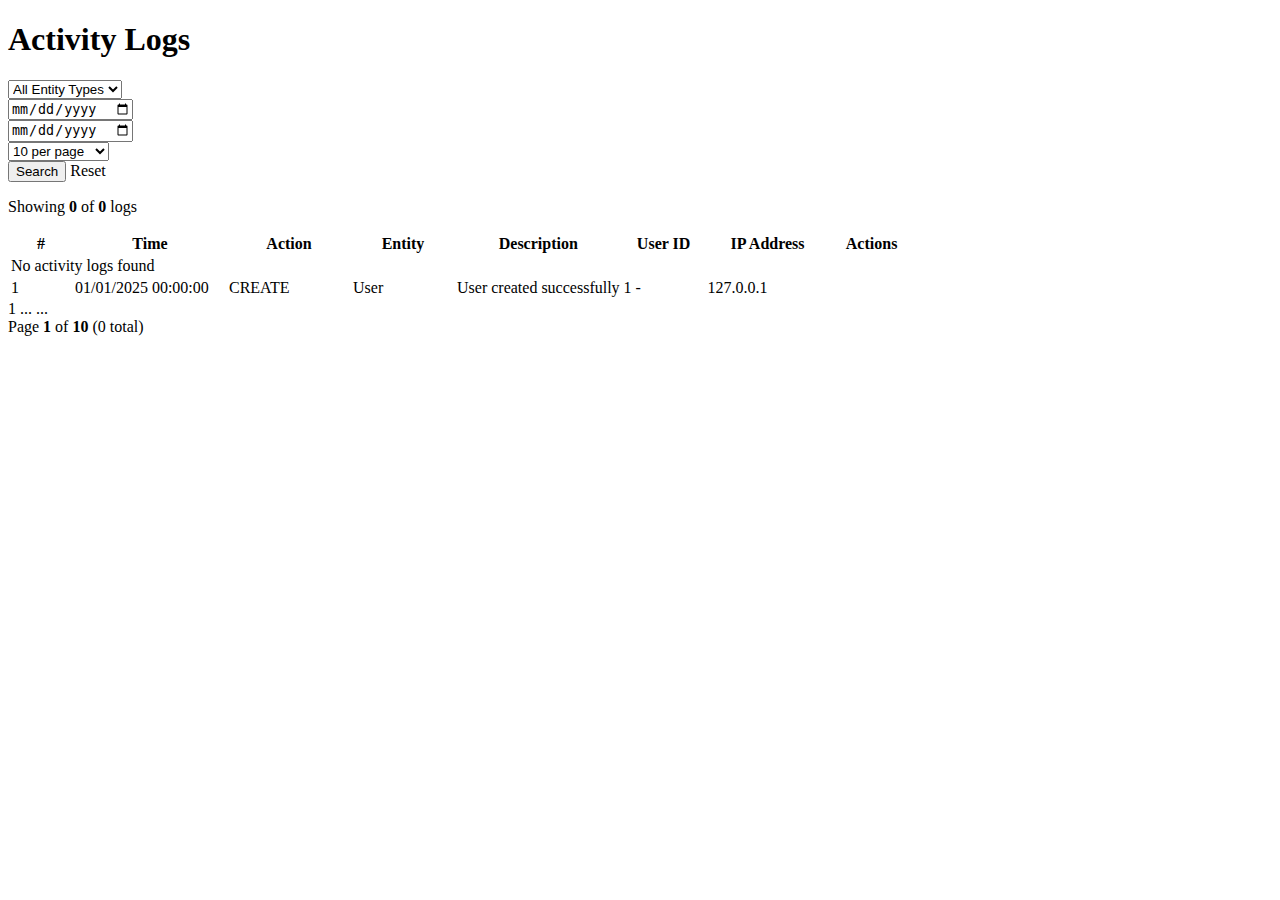
<file: src/main/resources/templates/admin/activity-logs/index.html>
<!DOCTYPE html>
<html xmlns:th="http://www.thymeleaf.org"
      xmlns:layout="http://www.ultraq.net.nz/thymeleaf/layout"
      layout:decorate="~{layouts/admin-layout}">
<head>
    <title layout:title-pattern="Activity Logs - %s">Activity Logs</title>
    <link rel="stylesheet" th:href="@{/css/activity-log.css}">
</head>
<body>

<section layout:fragment="content">
    <div class="content-header">
        <h1><i class="fas fa-history"></i> Activity Logs</h1>
    </div>

    <!-- Filter Section -->
    <div class="filter-section">
        <form th:action="@{/admin/activity-logs}" method="get" class="filter-form">
            <div class="filter-row">
                <div class="filter-item">
                    <select name="entityType" class="form-control">
                        <option value="">All Entity Types</option>
                        <option th:each="e : ${entityTypes}" 
                                th:value="${e}" 
                                th:text="${e}"
                                th:selected="${e == entityType}"></option>
                    </select>
                </div>
                
                <div class="filter-item">
                    <input type="date" name="fromDate" th:value="${fromDate}" class="form-control" placeholder="From Date">
                </div>
                
                <div class="filter-item">
                    <input type="date" name="toDate" th:value="${toDate}" class="form-control" placeholder="To Date">
                </div>
                
                <div class="filter-item">
                    <select name="size" class="form-control">
                        <option th:value="10" th:selected="${pageSize == 10}">10 per page</option>
                        <option th:value="25" th:selected="${pageSize == 25}">25 per page</option>
                        <option th:value="50" th:selected="${pageSize == 50}">50 per page</option>
                        <option th:value="100" th:selected="${pageSize == 100}">100 per page</option>
                    </select>
                </div>
                
                <div class="filter-actions">
                    <button type="submit" class="btn btn-primary">
                        <i class="fas fa-search"></i> Search
                    </button>
                    <a th:href="@{/admin/activity-logs}" class="btn btn-outline">
                        <i class="fas fa-redo"></i> Reset
                    </a>
                </div>
            </div>
        </form>
    </div>

    <!-- Results Info -->
    <div class="results-info">
        <p>Showing <strong th:text="${logs.size()}">0</strong> of <strong th:text="${totalItems}">0</strong> logs</p>
    </div>

    <!-- Activity Logs Table -->
    <div class="table-container">
        <table class="data-table">
            <thead>
                <tr>
                    <th style="width: 60px;">#</th>
                    <th style="width: 150px;">Time</th>
                    <th style="width: 120px;">Action</th>
                    <th style="width: 100px;">Entity</th>
                    <th>Description</th>
                    <th style="width: 80px;">User ID</th>
                    <th style="width: 120px;">IP Address</th>
                    <th style="width: 80px;">Actions</th>
                </tr>
            </thead>
            <tbody>
                <tr th:if="${#lists.isEmpty(logs)}">
                    <td colspan="8" class="empty-message">
                        <i class="fas fa-inbox"></i> No activity logs found
                    </td>
                </tr>
                <tr th:each="log : ${logs}">
                    <td th:text="${log.id}">1</td>
                    <td>
                        <span class="log-time" th:text="${log.createdAt != null ? #temporals.format(log.createdAt, 'dd/MM/yyyy HH:mm:ss') : 'N/A'}">
                            01/01/2025 00:00:00
                        </span>
                    </td>
                    <td>
                        <span class="action-badge" 
                              th:classappend="${log.action.contains('CREATE') ? 'badge-success' : 
                                               (log.action.contains('UPDATE') ? 'badge-warning' : 
                                               (log.action.contains('DELETE') ? 'badge-danger' : 
                                               (log.action.contains('LOGIN') ? 'badge-info' : 'badge-secondary')))}"
                              th:text="${log.action}">CREATE</span>
                    </td>
                    <td>
                        <span class="entity-type" th:text="${log.entityType ?: '-'}">User</span>
                    </td>
                    <td class="description-cell">
                        <span class="description-text" th:text="${log.description ?: '-'}">User created successfully</span>
                    </td>
                    <td>
                        <span th:if="${log.userId}" th:text="${log.userId}">1</span>
                        <span th:unless="${log.userId}" class="text-muted">-</span>
                    </td>
                    <td>
                        <span class="ip-address" th:text="${log.ipAddress ?: '-'}">127.0.0.1</span>
                    </td>
                    <td class="action-buttons">
                        <a th:href="@{/admin/activity-logs/{id}(id=${log.id})}" 
                           class="btn-icon btn-view" title="View Details">
                            <i class="fas fa-eye"></i>
                        </a>
                    </td>
                </tr>
            </tbody>
        </table>
    </div>

    <!-- Pagination -->
    <div class="pagination-container" th:if="${totalPages > 1}">
        <div class="pagination">
            <!-- First Page -->
            <a th:href="@{/admin/activity-logs(page=0, size=${pageSize}, entityType=${entityType}, fromDate=${fromDate}, toDate=${toDate})}"
               class="page-link"
               th:classappend="${currentPage == 0 ? 'disabled' : ''}"
               th:aria-disabled="${currentPage == 0}">
                <i class="fas fa-angle-double-left"></i>
            </a>
            
            <!-- Previous Page -->
            <a th:href="@{/admin/activity-logs(page=${currentPage - 1}, size=${pageSize}, entityType=${entityType}, fromDate=${fromDate}, toDate=${toDate})}"
               class="page-link"
               th:classappend="${currentPage == 0 ? 'disabled' : ''}"
               th:aria-disabled="${currentPage == 0}">
                <i class="fas fa-angle-left"></i>
            </a>
            
            <!-- Page Numbers -->
            <th:block th:each="pageNum : ${#numbers.sequence(0, totalPages - 1)}">
                <a th:if="${pageNum < 2 || pageNum >= totalPages - 2 || (pageNum >= currentPage - 1 && pageNum <= currentPage + 1)}"
                   th:href="@{/admin/activity-logs(page=${pageNum}, size=${pageSize}, entityType=${entityType}, fromDate=${fromDate}, toDate=${toDate})}"
                   class="page-link"
                   th:classappend="${pageNum == currentPage ? 'active' : ''}"
                   th:text="${pageNum + 1}">1</a>
                
                <!-- Show ellipsis -->
                <span th:if="${pageNum == 2 && currentPage > 3}" class="page-ellipsis">...</span>
                <span th:if="${pageNum == totalPages - 3 && currentPage < totalPages - 4}" class="page-ellipsis">...</span>
            </th:block>
            
            <!-- Next Page -->
            <a th:href="@{/admin/activity-logs(page=${currentPage + 1}, size=${pageSize}, entityType=${entityType}, fromDate=${fromDate}, toDate=${toDate})}"
               class="page-link"
               th:classappend="${currentPage >= totalPages - 1 ? 'disabled' : ''}"
               th:aria-disabled="${currentPage >= totalPages - 1}">
                <i class="fas fa-angle-right"></i>
            </a>
            
            <!-- Last Page -->
            <a th:href="@{/admin/activity-logs(page=${totalPages - 1}, size=${pageSize}, entityType=${entityType}, fromDate=${fromDate}, toDate=${toDate})}"
               class="page-link"
               th:classappend="${currentPage >= totalPages - 1 ? 'disabled' : ''}"
               th:aria-disabled="${currentPage >= totalPages - 1}">
                <i class="fas fa-angle-double-right"></i>
            </a>
        </div>
        
        <div class="pagination-info">
            Page <strong th:text="${currentPage + 1}">1</strong> of <strong th:text="${totalPages}">10</strong>
            (<span th:text="${totalItems}">0</span> total)
        </div>
    </div>
</section>

</body>
</html>
</file>
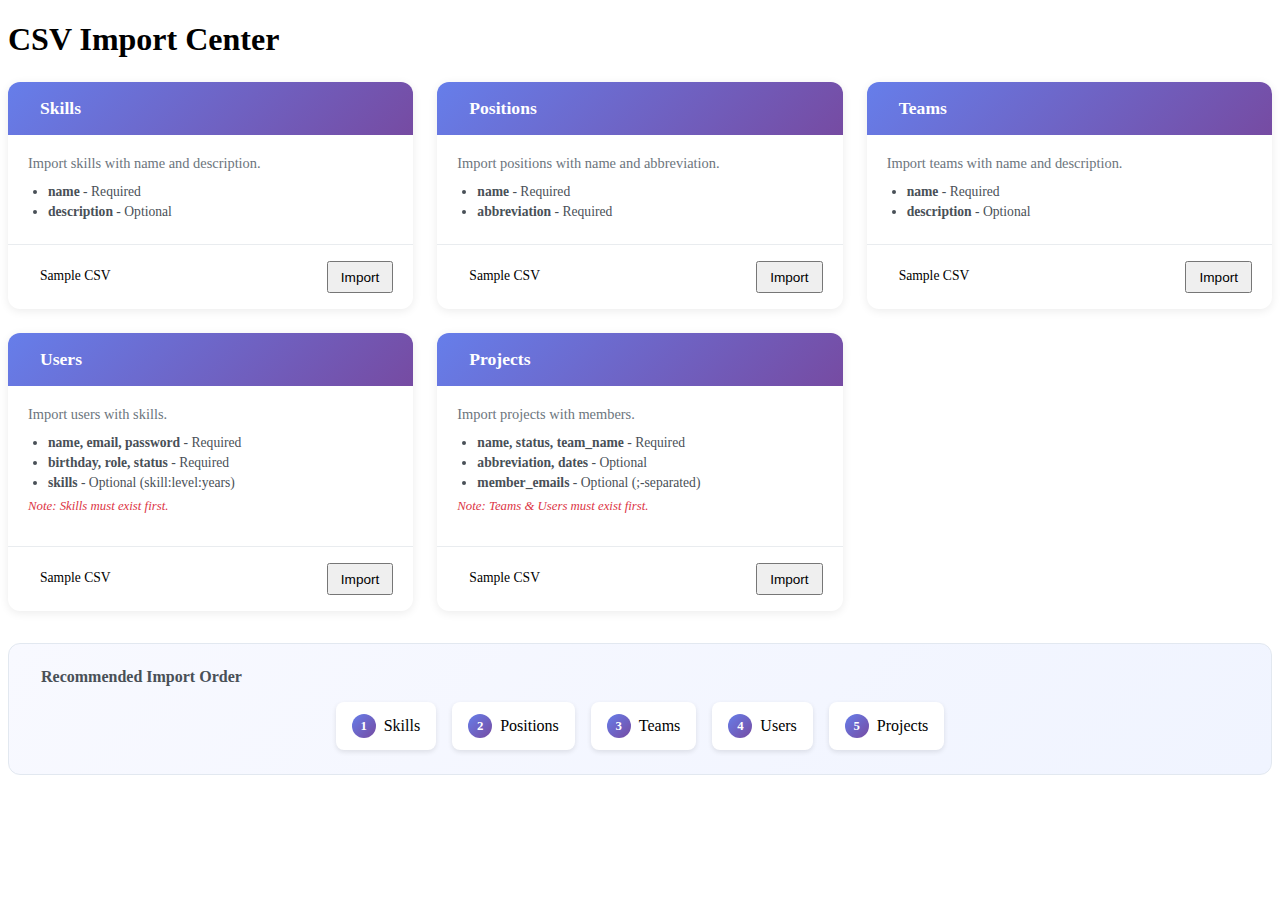
<file: src/main/resources/templates/admin/import/index.html>
<!DOCTYPE html>
<html xmlns:th="http://www.thymeleaf.org"
      xmlns:layout="http://www.ultraq.net.nz/thymeleaf/layout"
      layout:decorate="~{layouts/admin-layout}">
<head>
    <title layout:title-pattern="Import CSV - %s">Import CSV</title>
</head>
<body>

<section layout:fragment="content">
    <div class="content-header">
        <h1><i class="fas fa-file-csv"></i> CSV Import Center</h1>
    </div>

    <!-- Flash Messages -->
    <div th:if="${successMessage}" class="alert alert-success" role="alert">
        <i class="fas fa-check-circle"></i>
        <span th:utext="${successMessage}"></span>
    </div>
    <div th:if="${errorMessage}" class="alert alert-danger" role="alert">
        <i class="fas fa-exclamation-circle"></i>
        <span th:utext="${errorMessage}"></span>
    </div>
    <div th:if="${warningMessage}" class="alert alert-warning" role="alert">
        <i class="fas fa-exclamation-triangle"></i>
        <span th:text="${warningMessage}"></span>
    </div>

    <div class="import-grid">
        <!-- Skill Import -->
        <div class="import-card">
            <div class="import-card-header">
                <i class="fas fa-code"></i>
                <h3>Skills</h3>
            </div>
            <div class="import-card-body">
                <p>Import skills with name and description.</p>
                <ul class="import-fields">
                    <li><strong>name</strong> - Required</li>
                    <li><strong>description</strong> - Optional</li>
                </ul>
            </div>
            <div class="import-card-footer">
                <a th:href="@{/admin/import/skills/sample}" class="btn btn-outline btn-sm">
                    <i class="fas fa-download"></i> Sample CSV
                </a>
                <button type="button" class="btn btn-primary btn-sm" onclick="openImportModal('skills', 'Skills')">
                    <i class="fas fa-upload"></i> Import
                </button>
            </div>
        </div>

        <!-- Position Import -->
        <div class="import-card">
            <div class="import-card-header">
                <i class="fas fa-briefcase"></i>
                <h3>Positions</h3>
            </div>
            <div class="import-card-body">
                <p>Import positions with name and abbreviation.</p>
                <ul class="import-fields">
                    <li><strong>name</strong> - Required</li>
                    <li><strong>abbreviation</strong> - Required</li>
                </ul>
            </div>
            <div class="import-card-footer">
                <a th:href="@{/admin/import/positions/sample}" class="btn btn-outline btn-sm">
                    <i class="fas fa-download"></i> Sample CSV
                </a>
                <button type="button" class="btn btn-primary btn-sm" onclick="openImportModal('positions', 'Positions')">
                    <i class="fas fa-upload"></i> Import
                </button>
            </div>
        </div>

        <!-- Team Import -->
        <div class="import-card">
            <div class="import-card-header">
                <i class="fas fa-users"></i>
                <h3>Teams</h3>
            </div>
            <div class="import-card-body">
                <p>Import teams with name and description.</p>
                <ul class="import-fields">
                    <li><strong>name</strong> - Required</li>
                    <li><strong>description</strong> - Optional</li>
                </ul>
            </div>
            <div class="import-card-footer">
                <a th:href="@{/admin/import/teams/sample}" class="btn btn-outline btn-sm">
                    <i class="fas fa-download"></i> Sample CSV
                </a>
                <button type="button" class="btn btn-primary btn-sm" onclick="openImportModal('teams', 'Teams')">
                    <i class="fas fa-upload"></i> Import
                </button>
            </div>
        </div>

        <!-- User Import -->
        <div class="import-card">
            <div class="import-card-header">
                <i class="fas fa-user"></i>
                <h3>Users</h3>
            </div>
            <div class="import-card-body">
                <p>Import users with skills.</p>
                <ul class="import-fields">
                    <li><strong>name, email, password</strong> - Required</li>
                    <li><strong>birthday, role, status</strong> - Required</li>
                    <li><strong>skills</strong> - Optional (skill:level:years)</li>
                </ul>
                <p class="note">Note: Skills must exist first.</p>
            </div>
            <div class="import-card-footer">
                <a th:href="@{/admin/import/users/sample}" class="btn btn-outline btn-sm">
                    <i class="fas fa-download"></i> Sample CSV
                </a>
                <button type="button" class="btn btn-primary btn-sm" onclick="openImportModal('users', 'Users')">
                    <i class="fas fa-upload"></i> Import
                </button>
            </div>
        </div>

        <!-- Project Import -->
        <div class="import-card">
            <div class="import-card-header">
                <i class="fas fa-project-diagram"></i>
                <h3>Projects</h3>
            </div>
            <div class="import-card-body">
                <p>Import projects with members.</p>
                <ul class="import-fields">
                    <li><strong>name, status, team_name</strong> - Required</li>
                    <li><strong>abbreviation, dates</strong> - Optional</li>
                    <li><strong>member_emails</strong> - Optional (;-separated)</li>
                </ul>
                <p class="note">Note: Teams & Users must exist first.</p>
            </div>
            <div class="import-card-footer">
                <a th:href="@{/admin/import/projects/sample}" class="btn btn-outline btn-sm">
                    <i class="fas fa-download"></i> Sample CSV
                </a>
                <button type="button" class="btn btn-primary btn-sm" onclick="openImportModal('projects', 'Projects')">
                    <i class="fas fa-upload"></i> Import
                </button>
            </div>
        </div>
    </div>

    <!-- Import Order Info -->
    <div class="import-order-info">
        <h3><i class="fas fa-info-circle"></i> Recommended Import Order</h3>
        <div class="import-steps">
            <div class="step"><span class="step-number">1</span> Skills</div>
            <div class="step-arrow"><i class="fas fa-arrow-right"></i></div>
            <div class="step"><span class="step-number">2</span> Positions</div>
            <div class="step-arrow"><i class="fas fa-arrow-right"></i></div>
            <div class="step"><span class="step-number">3</span> Teams</div>
            <div class="step-arrow"><i class="fas fa-arrow-right"></i></div>
            <div class="step"><span class="step-number">4</span> Users</div>
            <div class="step-arrow"><i class="fas fa-arrow-right"></i></div>
            <div class="step"><span class="step-number">5</span> Projects</div>
        </div>
    </div>

    <!-- Dynamic Import Modal -->
    <div id="importModal" class="modal" style="display: none;">
        <div class="modal-content">
            <div class="modal-header">
                <h2><i class="fas fa-file-csv"></i> Import <span id="modalEntityName">Data</span> from CSV</h2>
                <button type="button" class="close-btn" onclick="closeImportModal()">&times;</button>
            </div>
            <form id="importForm" method="post" enctype="multipart/form-data">
                <input type="hidden" th:name="${_csrf.parameterName}" th:value="${_csrf.token}"/>
                <div class="modal-body">
                    <div class="form-group">
                        <label for="csvFile">Select CSV File:</label>
                        <input type="file" id="csvFile" name="file" accept=".csv" required class="form-control"/>
                    </div>
                </div>
                <div class="modal-footer">
                    <button type="button" class="btn btn-secondary" onclick="closeImportModal()">Cancel</button>
                    <button type="submit" class="btn btn-primary">
                        <i class="fas fa-upload"></i> Import
                    </button>
                </div>
            </form>
        </div>
    </div>
</section>

<th:block layout:fragment="scripts">
    <script>
        function openImportModal(entityType, entityName) {
            document.getElementById('modalEntityName').textContent = entityName;
            document.getElementById('importForm').action = '/admin/import/' + entityType;
            document.getElementById('importModal').style.display = 'flex';
        }
        
        function closeImportModal() {
            document.getElementById('importModal').style.display = 'none';
            document.getElementById('csvFile').value = '';
        }
        
        window.onclick = function(event) {
            const modal = document.getElementById('importModal');
            if (event.target === modal) {
                closeImportModal();
            }
        }
        
        document.addEventListener('keydown', function(event) {
            if (event.key === 'Escape') {
                closeImportModal();
            }
        });
    </script>
</th:block>

<style>
    .import-grid {
        display: grid;
        grid-template-columns: repeat(auto-fill, minmax(300px, 1fr));
        gap: 1.5rem;
        margin-top: 1.5rem;
    }
    
    .import-card {
        background: white;
        border-radius: 12px;
        box-shadow: 0 2px 10px rgba(0,0,0,0.08);
        overflow: hidden;
        transition: transform 0.3s, box-shadow 0.3s;
    }
    
    .import-card:hover {
        transform: translateY(-5px);
        box-shadow: 0 8px 25px rgba(0,0,0,0.15);
    }
    
    .import-card-header {
        background: linear-gradient(135deg, #667eea 0%, #764ba2 100%);
        color: white;
        padding: 1rem 1.25rem;
        display: flex;
        align-items: center;
        gap: 0.75rem;
    }
    
    .import-card-header i {
        font-size: 1.5rem;
    }
    
    .import-card-header h3 {
        margin: 0;
        font-size: 1.1rem;
    }
    
    .import-card-body {
        padding: 1.25rem;
    }
    
    .import-card-body p {
        margin: 0 0 0.75rem 0;
        color: #6c757d;
        font-size: 0.9rem;
    }
    
    .import-fields {
        margin: 0;
        padding-left: 1.25rem;
        font-size: 0.85rem;
        color: #495057;
    }
    
    .import-fields li {
        margin-bottom: 0.25rem;
    }
    
    .import-card-body .note {
        margin-top: 0.5rem;
        color: #dc3545;
        font-style: italic;
        font-size: 0.8rem;
    }
    
    .import-card-footer {
        padding: 1rem 1.25rem;
        border-top: 1px solid #e9ecef;
        display: flex;
        justify-content: space-between;
        gap: 0.75rem;
    }
    
    .btn-sm {
        padding: 0.4rem 0.75rem;
        font-size: 0.85rem;
    }
    
    .import-order-info {
        margin-top: 2rem;
        background: linear-gradient(135deg, #f8f9ff 0%, #f0f4ff 100%);
        border-radius: 12px;
        padding: 1.5rem;
        border: 1px solid #e2e8f0;
    }
    
    .import-order-info h3 {
        margin: 0 0 1rem 0;
        color: #495057;
        font-size: 1rem;
        display: flex;
        align-items: center;
        gap: 0.5rem;
    }
    
    .import-steps {
        display: flex;
        align-items: center;
        justify-content: center;
        flex-wrap: wrap;
        gap: 0.5rem;
    }
    
    .step {
        background: white;
        padding: 0.75rem 1rem;
        border-radius: 8px;
        display: flex;
        align-items: center;
        gap: 0.5rem;
        box-shadow: 0 2px 5px rgba(0,0,0,0.1);
        font-weight: 500;
    }
    
    .step-number {
        background: linear-gradient(135deg, #667eea 0%, #764ba2 100%);
        color: white;
        width: 24px;
        height: 24px;
        border-radius: 50%;
        display: flex;
        align-items: center;
        justify-content: center;
        font-size: 0.8rem;
        font-weight: 600;
    }
    
    .step-arrow {
        color: #667eea;
        font-size: 1.25rem;
    }
    
    @media (max-width: 768px) {
        .import-steps {
            flex-direction: column;
        }
        
        .step-arrow {
            transform: rotate(90deg);
        }
    }
</style>

</body>
</html>
</file>
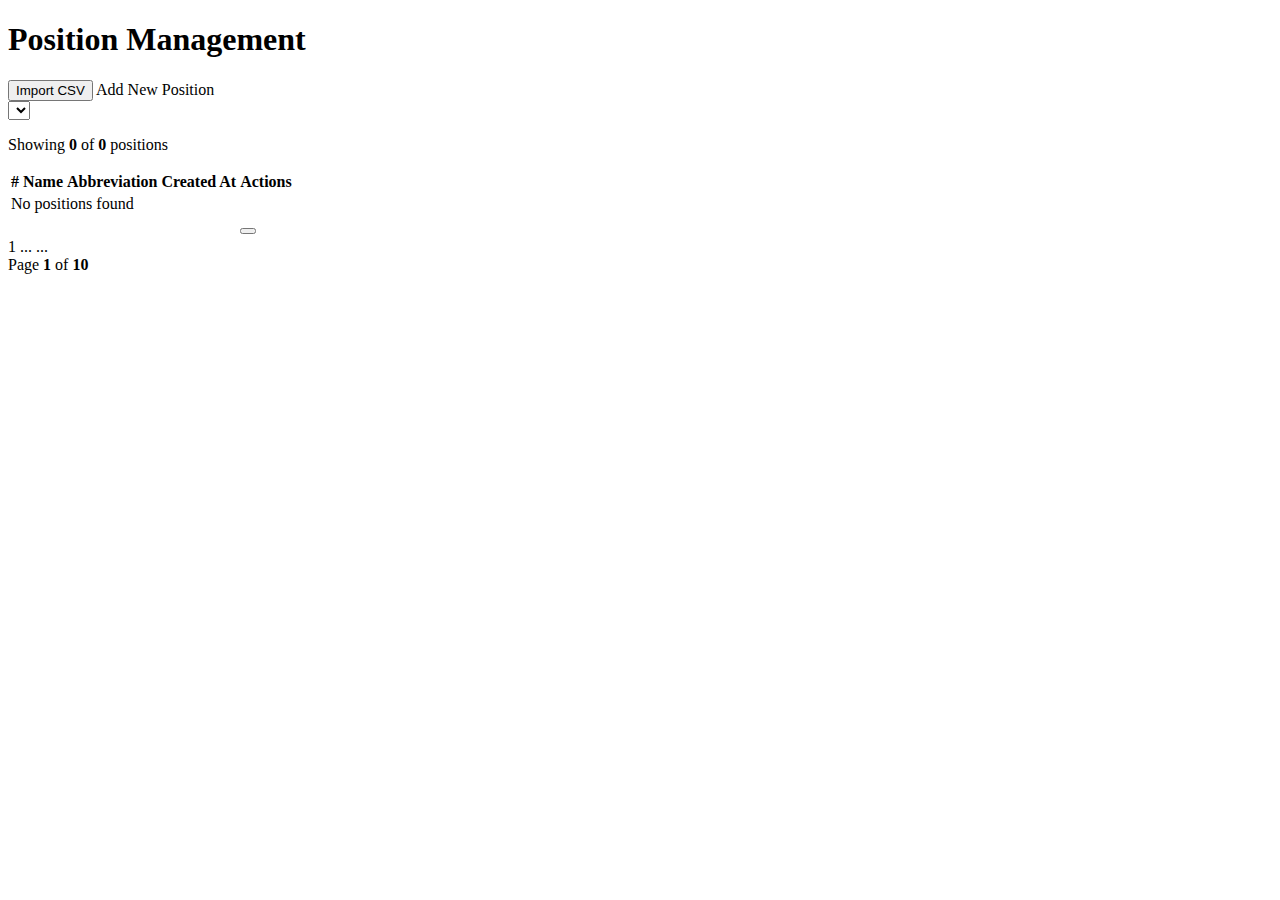
<file: src/main/resources/templates/admin/positions/index.html>
<!DOCTYPE html>
<html xmlns:th="http://www.thymeleaf.org"
      xmlns:layout="http://www.ultraq.net.nz/thymeleaf/layout"
      layout:decorate="~{layouts/admin-layout}">
<head>
    <title layout:title-pattern="Position Management - %s">Position Management</title>
</head>
<body>

<section layout:fragment="content">
    <div class="content-header">
        <h1>Position Management</h1>
        <div class="header-actions">
            <button type="button" class="btn btn-success" onclick="openImportModal()">
                <i class="fas fa-file-csv"></i> Import CSV
            </button>
            <a th:href="@{/admin/positions/create}" class="btn btn-primary">
                <i class="fas fa-plus"></i> Add New Position
            </a>
        </div>
    </div>

    <!-- Flash Messages -->
    <div th:if="${successMessage}" class="alert alert-success" role="alert">
        <i class="fas fa-check-circle"></i>
        <span th:text="${successMessage}"></span>
    </div>
    <div th:if="${errorMessage}" class="alert alert-danger" role="alert">
        <i class="fas fa-exclamation-circle"></i>
        <span th:text="${errorMessage}"></span>
    </div>

    <!-- Filter Section -->
    <div class="filter-section">
        <form th:action="@{/admin/positions}" method="get" class="filter-form">
            <div class="filter-row">
                <div class="filter-item">
                    <select name="size" class="form-control" onchange="this.form.submit()">
                        <option th:each="pageSizeOption : ${pageSizeOptions}"
                                th:value="${pageSizeOption}"
                                th:selected="${currentPageSize == pageSizeOption}"
                                th:text="${pageSizeOption} + ' per page'">
                        </option>
                    </select>
                </div>
            </div>
            <input type="hidden" name="sortBy" th:value="${sortBy}">
            <input type="hidden" name="sortDir" th:value="${sortDir}">
        </form>
    </div>

    <!-- Results Info -->
    <div class="results-info">
        <p>Showing <strong th:text="${positions.content.size()}">0</strong> of <strong th:text="${totalItems}">0</strong> positions</p>
    </div>

    <!-- Positions Table -->
    <div class="table-container">
        <table class="user-table">
            <thead>
                <tr>
                    <th>
                        <a th:href="@{/admin/positions(page=${currentPage}, size=${currentPageSize}, sortBy='id', sortDir=${sortBy == 'id' ? reverseSortDir : 'asc'})}">
                            #
                            <i class="fas" th:classappend="${sortBy == 'id' ? (sortDir == 'asc' ? 'fa-sort-up' : 'fa-sort-down') : 'fa-sort'}"></i>
                        </a>
                    </th>
                    <th>
                        <a th:href="@{/admin/positions(page=${currentPage}, size=${currentPageSize}, sortBy='name', sortDir=${sortBy == 'name' ? reverseSortDir : 'asc'})}">
                            Name
                            <i class="fas" th:classappend="${sortBy == 'name' ? (sortDir == 'asc' ? 'fa-sort-up' : 'fa-sort-down') : 'fa-sort'}"></i>
                        </a>
                    </th>
                    <th>
                        <a th:href="@{/admin/positions(page=${currentPage}, size=${currentPageSize}, sortBy='abbreviation', sortDir=${sortBy == 'abbreviation' ? reverseSortDir : 'asc'})}">
                            Abbreviation
                            <i class="fas" th:classappend="${sortBy == 'abbreviation' ? (sortDir == 'asc' ? 'fa-sort-up' : 'fa-sort-down') : 'fa-sort'}"></i>
                        </a>
                    </th>
                    <th>
                        <a th:href="@{/admin/positions(page=${currentPage}, size=${currentPageSize}, sortBy='createdAt', sortDir=${sortBy == 'createdAt' ? reverseSortDir : 'desc'})}">
                            Created At
                            <i class="fas" th:classappend="${sortBy == 'createdAt' ? (sortDir == 'asc' ? 'fa-sort-up' : 'fa-sort-down') : 'fa-sort'}"></i>
                        </a>
                    </th>
                    <th>Actions</th>
                </tr>
            </thead>
            <tbody>
                <tr th:if="${positions.isEmpty()}">
                    <td colspan="5" class="text-center">No positions found</td>
                </tr>
                <tr th:each="position, stat : ${positions.content}">
                    <td th:text="${positions.number * positions.size + stat.index + 1}"></td>
                    <td th:text="${position.name}"></td>
                    <td>
                        <span class="badge badge-info" th:text="${position.abbreviation}"></span>
                    </td>
                    <td th:text="${position.createdAt != null ? #temporals.format(position.createdAt, 'dd/MM/yyyy HH:mm') : 'N/A'}"></td>
                    <td class="action-buttons">
                        <a th:href="@{/admin/positions/{id}(id=${position.id})}" 
                           class="btn-icon btn-view" title="View">
                            <i class="fas fa-eye"></i>
                        </a>
                        <a th:href="@{/admin/positions/{id}/edit(id=${position.id})}" 
                           class="btn-icon btn-edit" title="Edit">
                            <i class="fas fa-edit"></i>
                        </a>
                        <button type="button" 
                                class="btn-icon btn-delete" 
                                title="Delete" 
                                th:data-position-id="${position.id}"
                                th:data-position-name="${position.name}"
                                onclick="confirmDeletePosition(this.dataset.positionId, this.dataset.positionName)">
                            <i class="fas fa-trash"></i>
                        </button>
                    </td>
                </tr>
            </tbody>
        </table>
    </div>

    <!-- Pagination -->
    <div class="pagination-container" th:if="${totalPages > 1}">
        <div class="pagination">
            <!-- First Page -->
            <a th:href="@{/admin/positions(page=0, size=${currentPageSize}, sortBy=${sortBy}, sortDir=${sortDir})}"
               class="page-link"
               th:classappend="${currentPage == 0 ? 'disabled' : ''}"
               th:aria-disabled="${currentPage == 0}">
                <i class="fas fa-angle-double-left"></i>
            </a>
            
            <!-- Previous Page -->
            <a th:href="@{/admin/positions(page=${currentPage - 1}, size=${currentPageSize}, sortBy=${sortBy}, sortDir=${sortDir})}"
               class="page-link"
               th:classappend="${currentPage == 0 ? 'disabled' : ''}"
               th:aria-disabled="${currentPage == 0}">
                <i class="fas fa-angle-left"></i>
            </a>
            
            <!-- Page Numbers -->
            <th:block th:each="pageNum : ${#numbers.sequence(0, totalPages - 1)}">
                <a th:if="${pageNum < 2 || pageNum >= totalPages - 2 || (pageNum >= currentPage - 1 && pageNum <= currentPage + 1)}"
                   th:href="@{/admin/positions(page=${pageNum}, size=${currentPageSize}, sortBy=${sortBy}, sortDir=${sortDir})}"
                   class="page-link"
                   th:classappend="${pageNum == currentPage ? 'active' : ''}"
                   th:text="${pageNum + 1}">1</a>
                
                <span th:if="${pageNum == 2 && currentPage > 3}" class="page-ellipsis">...</span>
                <span th:if="${pageNum == totalPages - 3 && currentPage < totalPages - 4}" class="page-ellipsis">...</span>
            </th:block>
            
            <!-- Next Page -->
            <a th:href="@{/admin/positions(page=${currentPage + 1}, size=${currentPageSize}, sortBy=${sortBy}, sortDir=${sortDir})}"
               class="page-link"
               th:classappend="${currentPage >= totalPages - 1 ? 'disabled' : ''}"
               th:aria-disabled="${currentPage >= totalPages - 1}">
                <i class="fas fa-angle-right"></i>
            </a>
            
            <!-- Last Page -->
            <a th:href="@{/admin/positions(page=${totalPages - 1}, size=${currentPageSize}, sortBy=${sortBy}, sortDir=${sortDir})}"
               class="page-link"
               th:classappend="${currentPage >= totalPages - 1 ? 'disabled' : ''}"
               th:aria-disabled="${currentPage >= totalPages - 1}">
                <i class="fas fa-angle-double-right"></i>
            </a>
        </div>
        
        <div class="pagination-info">
            Page <strong th:text="${currentPage + 1}">1</strong> of <strong th:text="${totalPages}">10</strong>
        </div>
    </div>

    <!-- Import CSV Modal -->
    <div id="importModal" class="modal" style="display: none;">
        <div class="modal-content modal-lg">
            <div class="modal-header">
                <h2><i class="fas fa-file-csv"></i> Import Positions from CSV</h2>
                <button type="button" class="close-btn" onclick="closeImportModal()">&times;</button>
            </div>
            
            <!-- Step 1: File Upload -->
            <div id="uploadStep" class="modal-body">
                <div class="form-group">
                    <label for="csvFile">Select CSV File:</label>
                    <input type="file" id="csvFile" name="file" accept=".csv" class="form-control"/>
                </div>
                <div class="import-info">
                    <h4>CSV Format Requirements:</h4>
                    <ul>
                        <li><strong>name</strong> (required): Position name (max 255 characters)</li>
                        <li><strong>abbreviation</strong> (required): Position abbreviation (max 50 characters)</li>
                    </ul>
                    <a th:href="@{/admin/import/positions/sample}" class="btn btn-link">
                        <i class="fas fa-download"></i> Download Sample CSV
                    </a>
                </div>
            </div>
            
            <!-- Step 2: Preview -->
            <div id="previewStep" class="modal-body" style="display: none;">
                <div id="previewSummary" class="preview-summary"></div>
                <div id="previewTableContainer" class="preview-table-container">
                    <table id="previewTable" class="preview-table">
                        <thead id="previewTableHead"></thead>
                        <tbody id="previewTableBody"></tbody>
                    </table>
                </div>
            </div>
            
            <!-- Step 3: Result -->
            <div id="resultStep" class="modal-body" style="display: none;">
                <div id="importResult" class="import-result"></div>
            </div>
            
            <div class="modal-footer">
                <button type="button" class="btn btn-secondary" onclick="closeImportModal()">Cancel</button>
                <button type="button" id="previewBtn" class="btn btn-info" onclick="previewCsv()">
                    <i class="fas fa-eye"></i> Preview
                </button>
                <button type="button" id="backBtn" class="btn btn-secondary" style="display: none;" onclick="backToUpload()">
                    <i class="fas fa-arrow-left"></i> Back
                </button>
                <button type="button" id="importBtn" class="btn btn-primary" style="display: none;" onclick="importCsv()">
                    <i class="fas fa-upload"></i> Import
                </button>
                <button type="button" id="closeResultBtn" class="btn btn-primary" style="display: none;" onclick="closeAndReload()">
                    <i class="fas fa-check"></i> Done
                </button>
            </div>
        </div>
    </div>
</section>

<th:block layout:fragment="scripts">
    <script th:inline="javascript">
        let currentFile = null;
        let previewData = null;
        
        function confirmDeletePosition(positionId, positionName) {
            if (confirm('Are you sure you want to delete position "' + positionName + '"?')) {
                fetch('/admin/positions/' + positionId, {
                    method: 'DELETE',
                    headers: {
                        'Content-Type': 'application/json',
                    }
                })
                .then(response => {
                    if (response.ok) {
                        alert('Position deleted successfully');
                        window.location.reload();
                    } else {
                        response.json().then(error => {
                            alert('Failed to delete position: ' + (error.message || 'Server Error'));
                        }).catch(() => {
                            alert('Failed to delete position');
                        });
                    }
                })
                .catch(error => {
                    console.error('Error:', error);
                    alert('An error occurred while deleting the position');
                });
            }
        }
        
        // Import Modal Functions
        function openImportModal() {
            document.getElementById('importModal').style.display = 'flex';
            resetModal();
        }
        
        function closeImportModal() {
            document.getElementById('importModal').style.display = 'none';
            resetModal();
        }
        
        function resetModal() {
            document.getElementById('csvFile').value = '';
            document.getElementById('uploadStep').style.display = 'block';
            document.getElementById('previewStep').style.display = 'none';
            document.getElementById('resultStep').style.display = 'none';
            document.getElementById('previewBtn').style.display = 'inline-block';
            document.getElementById('backBtn').style.display = 'none';
            document.getElementById('importBtn').style.display = 'none';
            document.getElementById('closeResultBtn').style.display = 'none';
            currentFile = null;
            previewData = null;
        }
        
        function previewCsv() {
            const fileInput = document.getElementById('csvFile');
            if (!fileInput.files.length) {
                alert('Please select a CSV file first');
                return;
            }
            
            currentFile = fileInput.files[0];
            const formData = new FormData();
            formData.append('file', currentFile);
            
            document.getElementById('previewBtn').disabled = true;
            document.getElementById('previewBtn').innerHTML = '<i class="fas fa-spinner fa-spin"></i> Loading...';
            
            fetch('/admin/import/positions/preview', {
                method: 'POST',
                body: formData
            })
            .then(response => response.json())
            .then(data => {
                previewData = data;
                showPreview(data);
            })
            .catch(error => {
                console.error('Error:', error);
                alert('Failed to preview CSV file: ' + error.message);
            })
            .finally(() => {
                document.getElementById('previewBtn').disabled = false;
                document.getElementById('previewBtn').innerHTML = '<i class="fas fa-eye"></i> Preview';
            });
        }
        
        function showPreview(data) {
            document.getElementById('uploadStep').style.display = 'none';
            document.getElementById('previewStep').style.display = 'block';
            document.getElementById('previewBtn').style.display = 'none';
            document.getElementById('backBtn').style.display = 'inline-block';
            document.getElementById('importBtn').style.display = 'inline-block';
            
            if (data.fileError) {
                document.getElementById('previewSummary').innerHTML = `
                    <div class="alert alert-danger">
                        <i class="fas fa-exclamation-circle"></i>
                        <strong>File Error:</strong> ${data.fileError}
                    </div>
                `;
                document.getElementById('previewTableContainer').style.display = 'none';
                document.getElementById('importBtn').style.display = 'none';
                return;
            }
            
            const summaryClass = data.hasErrors ? 'alert-warning' : 'alert-success';
            const summaryIcon = data.hasErrors ? 'fa-exclamation-triangle' : 'fa-check-circle';
            document.getElementById('previewSummary').innerHTML = `
                <div class="alert ${summaryClass}">
                    <i class="fas ${summaryIcon}"></i>
                    <strong>Preview Summary:</strong> 
                    Total: ${data.totalRows} rows | 
                    <span class="text-success">Valid: ${data.validRows}</span> | 
                    <span class="text-danger">Invalid: ${data.invalidRows}</span>
                </div>
            `;
            
            let headerHtml = '<tr><th>#</th>';
            data.headers.forEach(header => {
                headerHtml += `<th>${header}</th>`;
            });
            headerHtml += '<th>Status</th></tr>';
            document.getElementById('previewTableHead').innerHTML = headerHtml;
            
            let bodyHtml = '';
            data.rows.forEach(row => {
                const rowClass = row.valid ? '' : 'row-invalid';
                bodyHtml += `<tr class="${rowClass}">`;
                bodyHtml += `<td>${row.rowNumber}</td>`;
                row.data.forEach(cell => {
                    bodyHtml += `<td>${cell || ''}</td>`;
                });
                
                if (row.valid) {
                    bodyHtml += '<td><span class="badge badge-success"><i class="fas fa-check"></i> Valid</span></td>';
                } else {
                    const errorList = row.errors.map(e => `<li>${e}</li>`).join('');
                    bodyHtml += `<td>
                        <span class="badge badge-danger"><i class="fas fa-times"></i> Invalid</span>
                        <ul class="error-list">${errorList}</ul>
                    </td>`;
                }
                bodyHtml += '</tr>';
            });
            document.getElementById('previewTableBody').innerHTML = bodyHtml;
            document.getElementById('previewTableContainer').style.display = 'block';
            
            if (data.validRows === 0) {
                document.getElementById('importBtn').disabled = true;
            } else {
                document.getElementById('importBtn').disabled = false;
            }
        }
        
        function backToUpload() {
            document.getElementById('uploadStep').style.display = 'block';
            document.getElementById('previewStep').style.display = 'none';
            document.getElementById('previewBtn').style.display = 'inline-block';
            document.getElementById('backBtn').style.display = 'none';
            document.getElementById('importBtn').style.display = 'none';
        }
        
        function importCsv() {
            if (!currentFile) {
                alert('No file selected');
                return;
            }
            
            const formData = new FormData();
            formData.append('file', currentFile);
            
            document.getElementById('importBtn').disabled = true;
            document.getElementById('importBtn').innerHTML = '<i class="fas fa-spinner fa-spin"></i> Importing...';
            document.getElementById('backBtn').disabled = true;
            
            fetch('/admin/import/positions', {
                method: 'POST',
                body: formData
            })
            .then(response => response.json())
            .then(data => {
                showResult(data);
            })
            .catch(error => {
                console.error('Error:', error);
                alert('Failed to import CSV file: ' + error.message);
            })
            .finally(() => {
                document.getElementById('importBtn').disabled = false;
                document.getElementById('importBtn').innerHTML = '<i class="fas fa-upload"></i> Import';
                document.getElementById('backBtn').disabled = false;
            });
        }
        
        function showResult(data) {
            document.getElementById('previewStep').style.display = 'none';
            document.getElementById('resultStep').style.display = 'block';
            document.getElementById('backBtn').style.display = 'none';
            document.getElementById('importBtn').style.display = 'none';
            document.getElementById('closeResultBtn').style.display = 'inline-block';
            
            let resultHtml = '';
            
            if (data.successCount > 0) {
                resultHtml += `
                    <div class="alert alert-success">
                        <i class="fas fa-check-circle"></i>
                        <strong>Successfully imported ${data.successCount} position(s)!</strong>
                    </div>
                `;
            }
            
            if (data.errors && data.errors.length > 0) {
                resultHtml += `
                    <div class="alert alert-danger">
                        <i class="fas fa-exclamation-circle"></i>
                        <strong>${data.errorCount} row(s) failed to import:</strong>
                        <ul class="error-list-detail">
                            ${data.errors.map(e => `<li>Row ${e.rowNumber}, ${e.fieldName}: ${e.errorMessage}</li>`).join('')}
                        </ul>
                    </div>
                `;
            }
            
            if (data.successCount === 0 && (!data.errors || data.errors.length === 0)) {
                resultHtml = `
                    <div class="alert alert-warning">
                        <i class="fas fa-exclamation-triangle"></i>
                        <strong>No data was imported.</strong> Please check your CSV file.
                    </div>
                `;
            }
            
            document.getElementById('importResult').innerHTML = resultHtml;
        }
        
        function closeAndReload() {
            closeImportModal();
            window.location.reload();
        }
        
        window.onclick = function(event) {
            const modal = document.getElementById('importModal');
            if (event.target === modal) {
                closeImportModal();
            }
        }
        
        document.addEventListener('keydown', function(event) {
            if (event.key === 'Escape') {
                closeImportModal();
            }
        });
    </script>
</th:block>

</body>
</html>
</file>
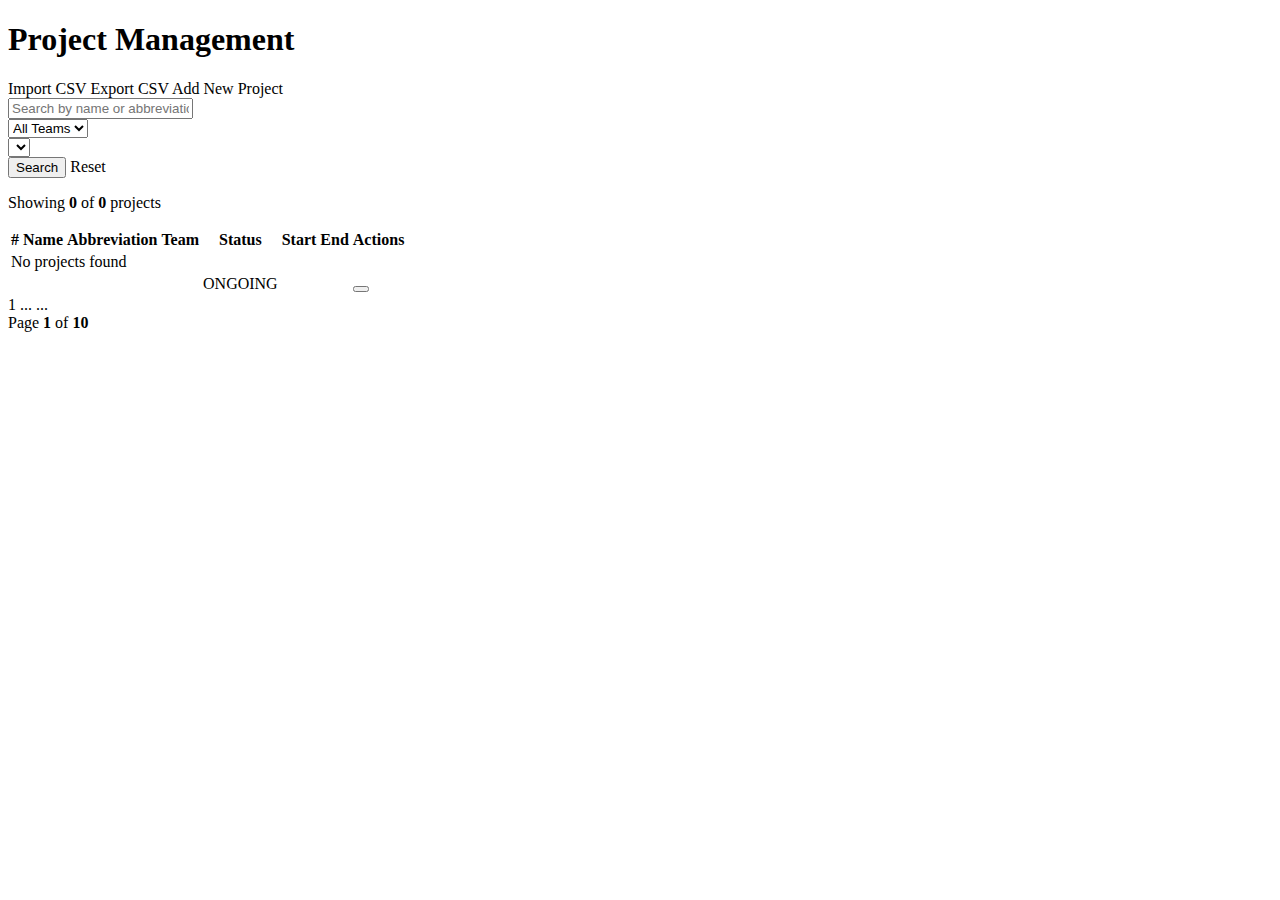
<file: src/main/resources/templates/admin/projects/index.html>
<!DOCTYPE html>
<html xmlns:th="http://www.thymeleaf.org"
      xmlns:layout="http://www.ultraq.net.nz/thymeleaf/layout"
      layout:decorate="~{layouts/admin-layout}">

<head>
  <title layout:title-pattern="Project Management - %s">Project Management</title>
  <style>
    button:disabled, button[disabled] {
      opacity: 0.5;
      cursor: not-allowed;
      pointer-events: none;
    }
  </style>
</head>

<body>

<section layout:fragment="content">
  <div class="content-header">
    <h1>Project Management</h1>
    <div class="header-actions">
      <a th:href="@{/admin/projects/import}" class="btn btn-secondary">
        <i class="fas fa-file-import"></i> Import CSV
      </a>
      <a th:href="@{/admin/projects/export}" class="btn btn-secondary">
        <i class="fas fa-file-export"></i> Export CSV
      </a>
      <a th:href="@{/admin/projects/create}" class="btn btn-primary">
        <i class="fas fa-plus"></i> Add New Project
      </a>
    </div>
  </div>

  <div class="filter-section">
    <form th:action="@{/admin/projects}" method="get" class="filter-form">
      <div class="filter-row">
        <div class="filter-item">
          <input type="text" name="keyword" th:value="${keyword}" placeholder="Search by name or abbreviation..." class="form-control">
        </div>
        <div class="filter-item">
          <select name="teamId" class="form-control" onchange="this.form.submit()">
            <option value="" th:selected="${selectedTeamId == null}">All Teams</option>
            <option th:each="team : ${teams}" th:value="${team.id}" th:selected="${selectedTeamId != null and selectedTeamId == team.id}" th:text="${team.name}"></option>
          </select>
        </div>
        <div class="filter-item">
          <select name="size" class="form-control" onchange="this.form.submit()">
            <option th:each="pageSizeOption : ${pageSizeOptions}" th:value="${pageSizeOption}" th:selected="${currentPageSize == pageSizeOption}" th:text="${pageSizeOption} + ' per page'"></option>
          </select>
        </div>
        <div class="filter-actions">
          <button type="submit" class="btn btn-secondary"><i class="fas fa-search"></i> Search</button>
          <a th:href="@{/admin/projects}" class="btn btn-outline"><i class="fas fa-redo"></i> Reset</a>
        </div>
      </div>
      <input type="hidden" name="teamId" th:value="${selectedTeamId}" />
      <input type="hidden" name="sortBy" th:value="${sortBy}">
      <input type="hidden" name="sortDir" th:value="${sortDir}">
    </form>
  </div>

  <div class="results-info">
    <p>Showing <strong th:text="${projects.content.size()}">0</strong> of <strong th:text="${projects.totalElements}">0</strong> projects</p>
  </div>

  <div class="table-container">
    <table class="user-table">
      <thead>
      <tr>
        <th>
          <a th:href="@{/admin/projects(page=${projects.number}, size=${projects.size}, sortBy='id', sortDir=${sortBy == 'id' ? reverseSortDir : 'asc'}, keyword=${keyword}, teamId=${selectedTeamId})}">
            # <i class="fas" th:classappend="${sortBy == 'id' ? (sortDir == 'asc' ? 'fa-sort-up' : 'fa-sort-down') : 'fa-sort'}"></i>
          </a>
        </th>
        <th>
          <a th:href="@{/admin/projects(page=${projects.number}, size=${projects.size}, sortBy='name', sortDir=${sortBy == 'name' ? reverseSortDir : 'asc'}, keyword=${keyword}, teamId=${selectedTeamId})}">
            Name <i class="fas" th:classappend="${sortBy == 'name' ? (sortDir == 'asc' ? 'fa-sort-up' : 'fa-sort-down') : 'fa-sort'}"></i>
          </a>
        </th>
        <th>Abbreviation</th>
        <th>Team</th>
        <th>
          <a th:href="@{/admin/projects(page=${projects.number}, size=${projects.size}, sortBy='status', sortDir=${sortBy == 'status' ? reverseSortDir : 'asc'}, keyword=${keyword}, teamId=${selectedTeamId})}">
            Status <i class="fas" th:classappend="${sortBy == 'status' ? (sortDir == 'asc' ? 'fa-sort-up' : 'fa-sort-down') : 'fa-sort'}"></i>
          </a>
        </th>
        <th>Start</th>
        <th>End</th>
        <th>Actions</th>
      </tr>
      </thead>

      <tbody>
      <tr th:if="${projects.isEmpty()}">
        <td colspan="8" class="text-center">No projects found</td>
      </tr>
      <tr th:each="project, stat : ${projects.content}">
        <td th:text="${projects.number * projects.size + stat.index + 1}"></td>
        <td th:text="${project.name}"></td>
        <td th:text="${project.abbreviation}"></td>
        <td th:text="${project.teamName}"></td>
        <td>
            <span th:class="|badge ${
                project.status.toString() == 'ONGOING' ? 'badge-success' :
                (project.status.toString() == 'PLANNING' ? 'badge-info' :
                (project.status.toString() == 'COMPLETED' ? 'badge-secondary' :
                'badge-warning'))
            }|" th:text="${project.status}">ONGOING</span>
        </td>
        <td th:text="${project.startDate}"></td>
        <td th:text="${project.endDate}"></td>
        <td class="action-buttons">
          <a th:href="@{/admin/projects/{id}(id=${project.id})}" class="btn-icon btn-view" title="View">
            <i class="fas fa-eye"></i>
          </a>

          <a th:href="@{/admin/projects/edit/{id}(id=${project.id})}" class="btn-icon btn-edit" title="Edit">
            <i class="fas fa-edit"></i>
          </a>

          <form th:action="@{/admin/projects/delete/{id}(id=${project.id})}" method="post" style="display: inline;">
            <button type="submit"
                    class="btn-icon btn-delete"
                    th:title="${(project.status.toString() == 'COMPLETED' or project.status.toString() == 'CANCELLED') ? 'Cannot delete completed or cancelled project' : 'Delete'}"
                    th:data-project-name="${project.name}"
                    th:disabled="${project.status.toString() == 'COMPLETED' or project.status.toString() == 'CANCELLED'}"
                    onclick="return confirm('Bạn có chắc chắn muốn huỷ dự án \'' + this.getAttribute('data-project-name') + '\' không? Hành động này sẽ vô hiệu hoá các thành viên.');">
              <i class="fas fa-trash"></i>
            </button>
          </form>
        </td>
      </tr>
      </tbody>
    </table>
  </div>

  <div class="pagination-container" th:if="${projects.totalPages > 1}">
    <div class="pagination">
      <a th:href="@{/admin/projects(page=0, size=${projects.size}, sortBy=${sortBy}, sortDir=${sortDir}, keyword=${keyword}, teamId=${selectedTeamId})}" class="page-link" th:classappend="${projects.number == 0 ? 'disabled' : ''}"><i class="fas fa-angle-double-left"></i></a>
      <a th:href="@{/admin/projects(page=${projects.number - 1}, size=${projects.size}, sortBy=${sortBy}, sortDir=${sortDir}, keyword=${keyword}, teamId=${selectedTeamId})}" class="page-link" th:classappend="${projects.number == 0 ? 'disabled' : ''}"><i class="fas fa-angle-left"></i></a>
      <th:block th:with="totalPages=${projects.totalPages}, currentPage=${projects.number}">
        <th:block th:each="pageNum : ${#numbers.sequence(0, totalPages - 1)}">
          <a th:if="${pageNum < 2 || pageNum >= totalPages - 2 || (pageNum >= currentPage - 1 && pageNum <= currentPage + 1)}" th:href="@{/admin/projects(page=${pageNum}, size=${projects.size}, sortBy=${sortBy}, sortDir=${sortDir}, keyword=${keyword}, teamId=${selectedTeamId})}" class="page-link" th:classappend="${pageNum == currentPage ? 'active' : ''}" th:text="${pageNum + 1}">1</a>
          <span th:if="${pageNum == 2 and currentPage > 3}" class="page-ellipsis">...</span>
          <span th:if="${pageNum == totalPages - 3 and currentPage < totalPages - 4}" class="page-ellipsis">...</span>
        </th:block>
      </th:block>
      <a th:href="@{/admin/projects(page=${projects.number + 1}, size=${projects.size}, sortBy=${sortBy}, sortDir=${sortDir}, keyword=${keyword}, teamId=${selectedTeamId})}" class="page-link" th:classappend="${projects.number >= projects.totalPages - 1 ? 'disabled' : ''}"><i class="fas fa-angle-right"></i></a>
      <a th:href="@{/admin/projects(page=${projects.totalPages - 1}, size=${projects.size}, sortBy=${sortBy}, sortDir=${sortDir}, keyword=${keyword}, teamId=${selectedTeamId})}" class="page-link" th:classappend="${projects.number >= projects.totalPages - 1 ? 'disabled' : ''}"><i class="fas fa-angle-double-right"></i></a>
    </div>
    <div class="pagination-info">Page <strong th:text="${projects.number + 1}">1</strong> of <strong th:text="${projects.totalPages}">10</strong></div>
  </div>

</section>

</body>
</html>
</file>
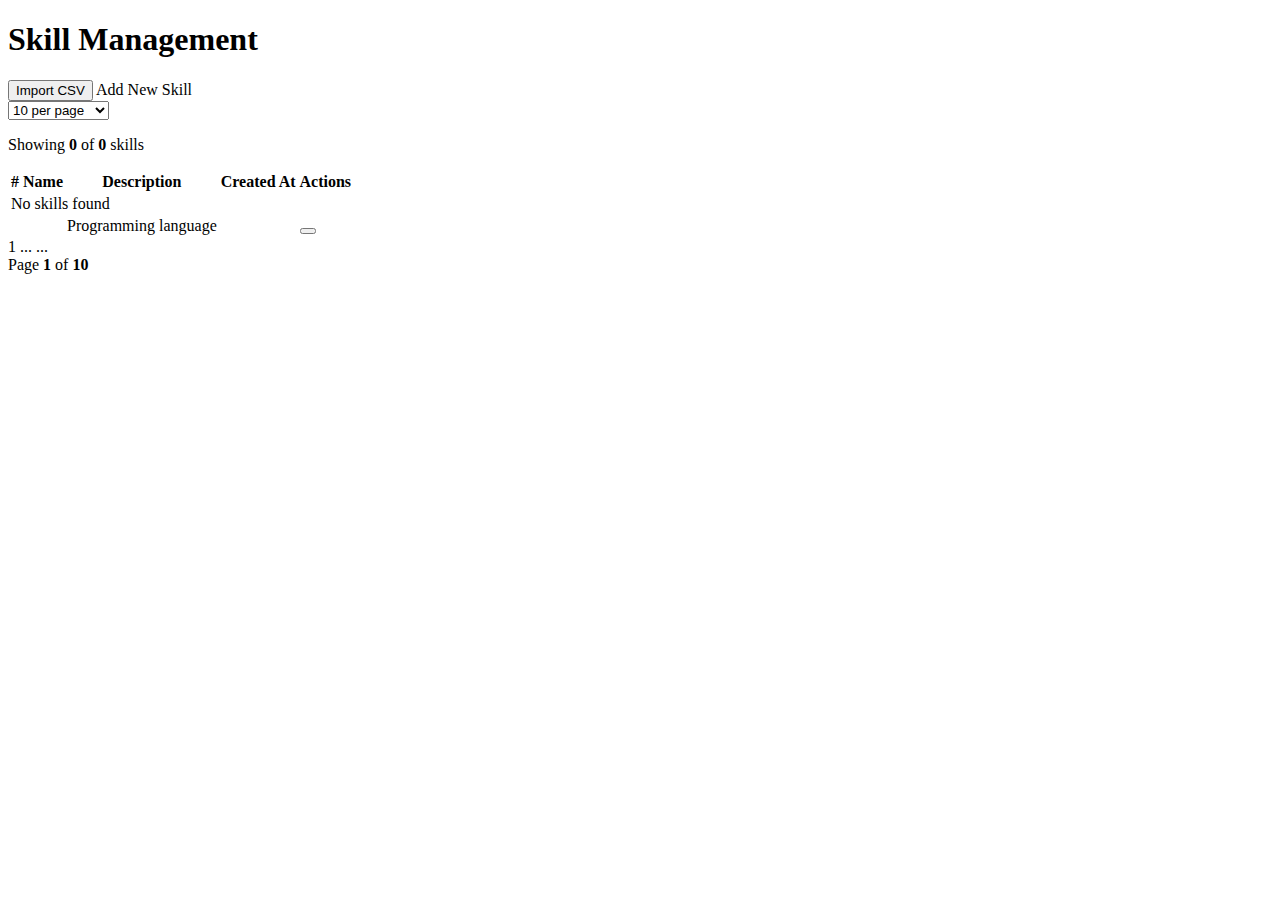
<file: src/main/resources/templates/admin/skills/index.html>
<!DOCTYPE html>
<html xmlns:th="http://www.thymeleaf.org"
      xmlns:layout="http://www.ultraq.net.nz/thymeleaf/layout"
      layout:decorate="~{layouts/admin-layout}">
<head>
    <title layout:title-pattern="Skill Management - %s">Skill Management</title>
</head>
<body>

<section layout:fragment="content">
    <div class="content-header">
        <h1>Skill Management</h1>
        <div class="header-actions">
            <button type="button" class="btn btn-success" onclick="openImportModal()">
                <i class="fas fa-file-csv"></i> Import CSV
            </button>
            <a th:href="@{/admin/skills/create}" class="btn btn-primary">
                <i class="fas fa-plus"></i> Add New Skill
            </a>
        </div>
    </div>

    <!-- Flash Messages -->
    <div th:if="${successMessage}" class="alert alert-success" role="alert">
        <i class="fas fa-check-circle"></i>
        <span th:utext="${successMessage}"></span>
    </div>
    <div th:if="${errorMessage}" class="alert alert-danger" role="alert">
        <i class="fas fa-exclamation-circle"></i>
        <span th:utext="${errorMessage}"></span>
    </div>

    <!-- Filter Section -->
    <div class="filter-section">
        <form th:action="@{/admin/skills}" method="get" class="filter-form">
            <div class="filter-row">
                <div class="filter-item">
                    <select name="size" class="form-control" onchange="this.form.submit()">
                        <option th:value="10" th:selected="${currentPageSize == 10}">10 per page</option>
                        <option th:value="25" th:selected="${currentPageSize == 25}">25 per page</option>
                        <option th:value="50" th:selected="${currentPageSize == 50}">50 per page</option>
                        <option th:value="100" th:selected="${currentPageSize == 100}">100 per page</option>
                    </select>
                </div>
            </div>
            <input type="hidden" name="sortBy" th:value="${sortBy}">
            <input type="hidden" name="sortDir" th:value="${sortDir}">
        </form>
    </div>

    <!-- Results Info -->
    <div class="results-info">
        <p>Showing <strong th:text="${skills.content.size()}">0</strong> of <strong th:text="${skills.totalElements}">0</strong> skills</p>
    </div>

    <!-- Skills Table -->
    <div class="table-container">
        <table class="user-table">
            <thead>
                <tr>
                    <th>
                        <a th:href="@{/admin/skills(page=${currentPage}, size=${currentPageSize}, sortBy='id', sortDir=${sortBy == 'id' ? (sortDir == 'asc' ? 'desc' : 'asc') : 'asc'})}">
                            #
                            <i class="fas" th:classappend="${sortBy == 'id' ? (sortDir == 'asc' ? 'fa-sort-up' : 'fa-sort-down') : 'fa-sort'}"></i>
                        </a>
                    </th>
                    <th>
                        <a th:href="@{/admin/skills(page=${currentPage}, size=${currentPageSize}, sortBy='name', sortDir=${sortBy == 'name' ? (sortDir == 'asc' ? 'desc' : 'asc') : 'asc'})}">
                            Name
                            <i class="fas" th:classappend="${sortBy == 'name' ? (sortDir == 'asc' ? 'fa-sort-up' : 'fa-sort-down') : 'fa-sort'}"></i>
                        </a>
                    </th>
                    <th>Description</th>
                    <th>
                        <a th:href="@{/admin/skills(page=${currentPage}, size=${currentPageSize}, sortBy='createdAt', sortDir=${sortBy == 'createdAt' ? (sortDir == 'asc' ? 'desc' : 'asc') : 'desc'})}">
                            Created At
                            <i class="fas" th:classappend="${sortBy == 'createdAt' ? (sortDir == 'asc' ? 'fa-sort-up' : 'fa-sort-down') : 'fa-sort'}"></i>
                        </a>
                    </th>
                    <th>Actions</th>
                </tr>
            </thead>
            <tbody>
                <tr th:if="${skills.isEmpty()}">
                    <td colspan="5" class="text-center">No skills found</td>
                </tr>
                <tr th:each="skill, stat : ${skills.content}">
                    <td th:text="${skills.number * skills.size + stat.index + 1}"></td>
                    <td th:text="${skill.name}"></td>
                    <td th:text="${#strings.abbreviate(skill.description, 100)}">Programming language</td>
                    <td th:text="${skill.createdAt != null ? #temporals.format(skill.createdAt, 'dd/MM/yyyy HH:mm') : 'N/A'}"></td>
                    <td class="action-buttons">
                        <a th:href="@{/admin/skills/{id}(id=${skill.id})}" 
                           class="btn-icon btn-view" title="View">
                            <i class="fas fa-eye"></i>
                        </a>
                        <a th:href="@{/admin/skills/{id}/edit(id=${skill.id})}" 
                           class="btn-icon btn-edit" title="Edit">
                            <i class="fas fa-edit"></i>
                        </a>
                        <button type="button" 
                                class="btn-icon btn-delete" 
                                title="Delete"
                                th:data-skill-id="${skill.id}"
                                th:data-skill-name="${skill.name}"
                                onclick="confirmDeleteSkill(this.dataset.skillId, this.dataset.skillName)">
                            <i class="fas fa-trash"></i>
                        </button>
                    </td>
                </tr>
            </tbody>
        </table>
    </div>

    <!-- Pagination -->
    <div class="pagination-container" th:if="${totalPages > 1}">
        <div class="pagination">
            <!-- First Page -->
            <a th:href="@{/admin/skills(page=0, size=${currentPageSize}, sortBy=${sortBy}, sortDir=${sortDir})}"
               class="page-link"
               th:classappend="${currentPage == 0 ? 'disabled' : ''}"
               th:aria-disabled="${currentPage == 0}">
                <i class="fas fa-angle-double-left"></i>
            </a>
            
            <!-- Previous Page -->
            <a th:href="@{/admin/skills(page=${currentPage - 1}, size=${currentPageSize}, sortBy=${sortBy}, sortDir=${sortDir})}"
               class="page-link"
               th:classappend="${currentPage == 0 ? 'disabled' : ''}"
               th:aria-disabled="${currentPage == 0}">
                <i class="fas fa-angle-left"></i>
            </a>
            
            <!-- Page Numbers -->
            <th:block th:each="pageNum : ${#numbers.sequence(0, totalPages - 1)}">
                <a th:if="${pageNum < 2 || pageNum >= totalPages - 2 || (pageNum >= currentPage - 1 && pageNum <= currentPage + 1)}"
                   th:href="@{/admin/skills(page=${pageNum}, size=${currentPageSize}, sortBy=${sortBy}, sortDir=${sortDir})}"
                   class="page-link"
                   th:classappend="${pageNum == currentPage ? 'active' : ''}"
                   th:text="${pageNum + 1}">1</a>
                
                <span th:if="${pageNum == 2 && currentPage > 3}" class="page-ellipsis">...</span>
                <span th:if="${pageNum == totalPages - 3 && currentPage < totalPages - 4}" class="page-ellipsis">...</span>
            </th:block>
            
            <!-- Next Page -->
            <a th:href="@{/admin/skills(page=${currentPage + 1}, size=${currentPageSize}, sortBy=${sortBy}, sortDir=${sortDir})}"
               class="page-link"
               th:classappend="${currentPage >= totalPages - 1 ? 'disabled' : ''}"
               th:aria-disabled="${currentPage >= totalPages - 1}">
                <i class="fas fa-angle-right"></i>
            </a>
            
            <!-- Last Page -->
            <a th:href="@{/admin/skills(page=${totalPages - 1}, size=${currentPageSize}, sortBy=${sortBy}, sortDir=${sortDir})}"
               class="page-link"
               th:classappend="${currentPage >= totalPages - 1 ? 'disabled' : ''}"
               th:aria-disabled="${currentPage >= totalPages - 1}">
                <i class="fas fa-angle-double-right"></i>
            </a>
        </div>
        
        <div class="pagination-info">
            Page <strong th:text="${currentPage + 1}">1</strong> of <strong th:text="${totalPages}">10</strong>
        </div>
    </div>

    <!-- Import CSV Modal -->
    <div id="importModal" class="modal" style="display: none;">
        <div class="modal-content modal-lg">
            <div class="modal-header">
                <h2><i class="fas fa-file-csv"></i> Import Skills from CSV</h2>
                <button type="button" class="close-btn" onclick="closeImportModal()">&times;</button>
            </div>
            
            <!-- Step 1: File Upload -->
            <div id="uploadStep" class="modal-body">
                <div class="form-group">
                    <label for="csvFile">Select CSV File:</label>
                    <input type="file" id="csvFile" name="file" accept=".csv" class="form-control"/>
                </div>
                <div class="import-info">
                    <h4>CSV Format Requirements:</h4>
                    <ul>
                        <li><strong>name</strong> (required): Skill name (max 255 characters)</li>
                        <li><strong>description</strong> (optional): Skill description</li>
                    </ul>
                    <a th:href="@{/admin/import/skills/sample}" class="btn btn-link">
                        <i class="fas fa-download"></i> Download Sample CSV
                    </a>
                </div>
            </div>
            
            <!-- Step 2: Preview -->
            <div id="previewStep" class="modal-body" style="display: none;">
                <div id="previewSummary" class="preview-summary"></div>
                <div id="previewTableContainer" class="preview-table-container">
                    <table id="previewTable" class="preview-table">
                        <thead id="previewTableHead"></thead>
                        <tbody id="previewTableBody"></tbody>
                    </table>
                </div>
            </div>
            
            <!-- Step 3: Result -->
            <div id="resultStep" class="modal-body" style="display: none;">
                <div id="importResult" class="import-result"></div>
            </div>
            
            <div class="modal-footer">
                <button type="button" class="btn btn-secondary" onclick="closeImportModal()">Cancel</button>
                <button type="button" id="previewBtn" class="btn btn-info" onclick="previewCsv()">
                    <i class="fas fa-eye"></i> Preview
                </button>
                <button type="button" id="backBtn" class="btn btn-secondary" style="display: none;" onclick="backToUpload()">
                    <i class="fas fa-arrow-left"></i> Back
                </button>
                <button type="button" id="importBtn" class="btn btn-primary" style="display: none;" onclick="importCsv()">
                    <i class="fas fa-upload"></i> Import
                </button>
                <button type="button" id="closeResultBtn" class="btn btn-primary" style="display: none;" onclick="closeAndReload()">
                    <i class="fas fa-check"></i> Done
                </button>
            </div>
        </div>
    </div>
</section>

<th:block layout:fragment="scripts">
    <script th:inline="javascript">
        const csrfToken = /*[[${_csrf.token}]]*/ '';
        const csrfHeader = /*[[${_csrf.headerName}]]*/ '';
        let currentFile = null;
        let previewData = null;
        
        function confirmDeleteSkill(skillId, skillName) {
            if (confirm('Are you sure you want to delete skill "' + skillName + '"?')) {
                const headers = {
                    'Content-Type': 'application/json'
                };
                if (csrfToken && csrfHeader) {
                    headers[csrfHeader] = csrfToken;
                }
                
                fetch('/admin/skills/' + skillId, {
                    method: 'DELETE',
                    headers: headers
                })
                .then(response => {
                    if (response.ok) {
                        alert('Skill deleted successfully');
                        window.location.reload();
                    } else {
                        response.json().then(error => {
                            alert('Failed to delete skill: ' + (error.message || 'Server Error'));
                        }).catch(() => {
                            alert('Failed to delete skill');
                        });
                    }
                })
                .catch(error => {
                    console.error('Error:', error);
                    alert('An error occurred while deleting the skill');
                });
            }
        }
        
        // Import Modal Functions
        function openImportModal() {
            document.getElementById('importModal').style.display = 'flex';
            resetModal();
        }
        
        function closeImportModal() {
            document.getElementById('importModal').style.display = 'none';
            resetModal();
        }
        
        function resetModal() {
            document.getElementById('csvFile').value = '';
            document.getElementById('uploadStep').style.display = 'block';
            document.getElementById('previewStep').style.display = 'none';
            document.getElementById('resultStep').style.display = 'none';
            document.getElementById('previewBtn').style.display = 'inline-block';
            document.getElementById('backBtn').style.display = 'none';
            document.getElementById('importBtn').style.display = 'none';
            document.getElementById('closeResultBtn').style.display = 'none';
            currentFile = null;
            previewData = null;
        }
        
        function previewCsv() {
            const fileInput = document.getElementById('csvFile');
            if (!fileInput.files.length) {
                alert('Please select a CSV file first');
                return;
            }
            
            currentFile = fileInput.files[0];
            const formData = new FormData();
            formData.append('file', currentFile);
            
            document.getElementById('previewBtn').disabled = true;
            document.getElementById('previewBtn').innerHTML = '<i class="fas fa-spinner fa-spin"></i> Loading...';
            
            fetch('/admin/import/skills/preview', {
                method: 'POST',
                body: formData
            })
            .then(response => response.json())
            .then(data => {
                previewData = data;
                showPreview(data);
            })
            .catch(error => {
                console.error('Error:', error);
                alert('Failed to preview CSV file: ' + error.message);
            })
            .finally(() => {
                document.getElementById('previewBtn').disabled = false;
                document.getElementById('previewBtn').innerHTML = '<i class="fas fa-eye"></i> Preview';
            });
        }
        
        function showPreview(data) {
            // Hide upload, show preview
            document.getElementById('uploadStep').style.display = 'none';
            document.getElementById('previewStep').style.display = 'block';
            document.getElementById('previewBtn').style.display = 'none';
            document.getElementById('backBtn').style.display = 'inline-block';
            document.getElementById('importBtn').style.display = 'inline-block';
            
            // Check file error
            if (data.fileError) {
                document.getElementById('previewSummary').innerHTML = `
                    <div class="alert alert-danger">
                        <i class="fas fa-exclamation-circle"></i>
                        <strong>File Error:</strong> ${data.fileError}
                    </div>
                `;
                document.getElementById('previewTableContainer').style.display = 'none';
                document.getElementById('importBtn').style.display = 'none';
                return;
            }
            
            // Show summary
            const summaryClass = data.hasErrors ? 'alert-warning' : 'alert-success';
            const summaryIcon = data.hasErrors ? 'fa-exclamation-triangle' : 'fa-check-circle';
            document.getElementById('previewSummary').innerHTML = `
                <div class="alert ${summaryClass}">
                    <i class="fas ${summaryIcon}"></i>
                    <strong>Preview Summary:</strong> 
                    Total: ${data.totalRows} rows | 
                    <span class="text-success">Valid: ${data.validRows}</span> | 
                    <span class="text-danger">Invalid: ${data.invalidRows}</span>
                </div>
            `;
            
            // Build table header
            let headerHtml = '<tr><th>#</th>';
            data.headers.forEach(header => {
                headerHtml += `<th>${header}</th>`;
            });
            headerHtml += '<th>Status</th></tr>';
            document.getElementById('previewTableHead').innerHTML = headerHtml;
            
            // Build table body
            let bodyHtml = '';
            data.rows.forEach(row => {
                const rowClass = row.valid ? '' : 'row-invalid';
                bodyHtml += `<tr class="${rowClass}">`;
                bodyHtml += `<td>${row.rowNumber}</td>`;
                row.data.forEach(cell => {
                    bodyHtml += `<td>${cell || ''}</td>`;
                });
                
                if (row.valid) {
                    bodyHtml += '<td><span class="badge badge-success"><i class="fas fa-check"></i> Valid</span></td>';
                } else {
                    const errorList = row.errors.map(e => `<li>${e}</li>`).join('');
                    bodyHtml += `<td>
                        <span class="badge badge-danger"><i class="fas fa-times"></i> Invalid</span>
                        <ul class="error-list">${errorList}</ul>
                    </td>`;
                }
                bodyHtml += '</tr>';
            });
            document.getElementById('previewTableBody').innerHTML = bodyHtml;
            document.getElementById('previewTableContainer').style.display = 'block';
            
            // Disable import if all rows invalid
            if (data.validRows === 0) {
                document.getElementById('importBtn').disabled = true;
                document.getElementById('importBtn').title = 'No valid rows to import';
            } else {
                document.getElementById('importBtn').disabled = false;
                document.getElementById('importBtn').title = '';
            }
        }
        
        function backToUpload() {
            document.getElementById('uploadStep').style.display = 'block';
            document.getElementById('previewStep').style.display = 'none';
            document.getElementById('previewBtn').style.display = 'inline-block';
            document.getElementById('backBtn').style.display = 'none';
            document.getElementById('importBtn').style.display = 'none';
        }
        
        function importCsv() {
            if (!currentFile) {
                alert('No file selected');
                return;
            }
            
            const formData = new FormData();
            formData.append('file', currentFile);
            
            document.getElementById('importBtn').disabled = true;
            document.getElementById('importBtn').innerHTML = '<i class="fas fa-spinner fa-spin"></i> Importing...';
            document.getElementById('backBtn').disabled = true;
            
            fetch('/admin/import/skills', {
                method: 'POST',
                body: formData
            })
            .then(response => response.json())
            .then(data => {
                showResult(data);
            })
            .catch(error => {
                console.error('Error:', error);
                alert('Failed to import CSV file: ' + error.message);
            })
            .finally(() => {
                document.getElementById('importBtn').disabled = false;
                document.getElementById('importBtn').innerHTML = '<i class="fas fa-upload"></i> Import';
                document.getElementById('backBtn').disabled = false;
            });
        }
        
        function showResult(data) {
            // Hide preview, show result
            document.getElementById('previewStep').style.display = 'none';
            document.getElementById('resultStep').style.display = 'block';
            document.getElementById('backBtn').style.display = 'none';
            document.getElementById('importBtn').style.display = 'none';
            document.getElementById('closeResultBtn').style.display = 'inline-block';
            
            let resultHtml = '';
            
            if (data.successCount > 0) {
                resultHtml += `
                    <div class="alert alert-success">
                        <i class="fas fa-check-circle"></i>
                        <strong>Successfully imported ${data.successCount} skill(s)!</strong>
                    </div>
                `;
            }
            
            if (data.errors && data.errors.length > 0) {
                resultHtml += `
                    <div class="alert alert-danger">
                        <i class="fas fa-exclamation-circle"></i>
                        <strong>${data.errorCount} row(s) failed to import:</strong>
                        <ul class="error-list-detail">
                            ${data.errors.map(e => `<li>Row ${e.rowNumber}, ${e.fieldName}: ${e.errorMessage}</li>`).join('')}
                        </ul>
                    </div>
                `;
            }
            
            if (data.successCount === 0 && (!data.errors || data.errors.length === 0)) {
                resultHtml = `
                    <div class="alert alert-warning">
                        <i class="fas fa-exclamation-triangle"></i>
                        <strong>No data was imported.</strong> Please check your CSV file.
                    </div>
                `;
            }
            
            document.getElementById('importResult').innerHTML = resultHtml;
        }
        
        function closeAndReload() {
            closeImportModal();
            window.location.reload();
        }
        
        // Close modal when clicking outside
        window.onclick = function(event) {
            const modal = document.getElementById('importModal');
            if (event.target === modal) {
                closeImportModal();
            }
        }
        
        // Close modal on Escape key
        document.addEventListener('keydown', function(event) {
            if (event.key === 'Escape') {
                closeImportModal();
            }
        });
    </script>
</th:block>
</body>
</html>
</file>
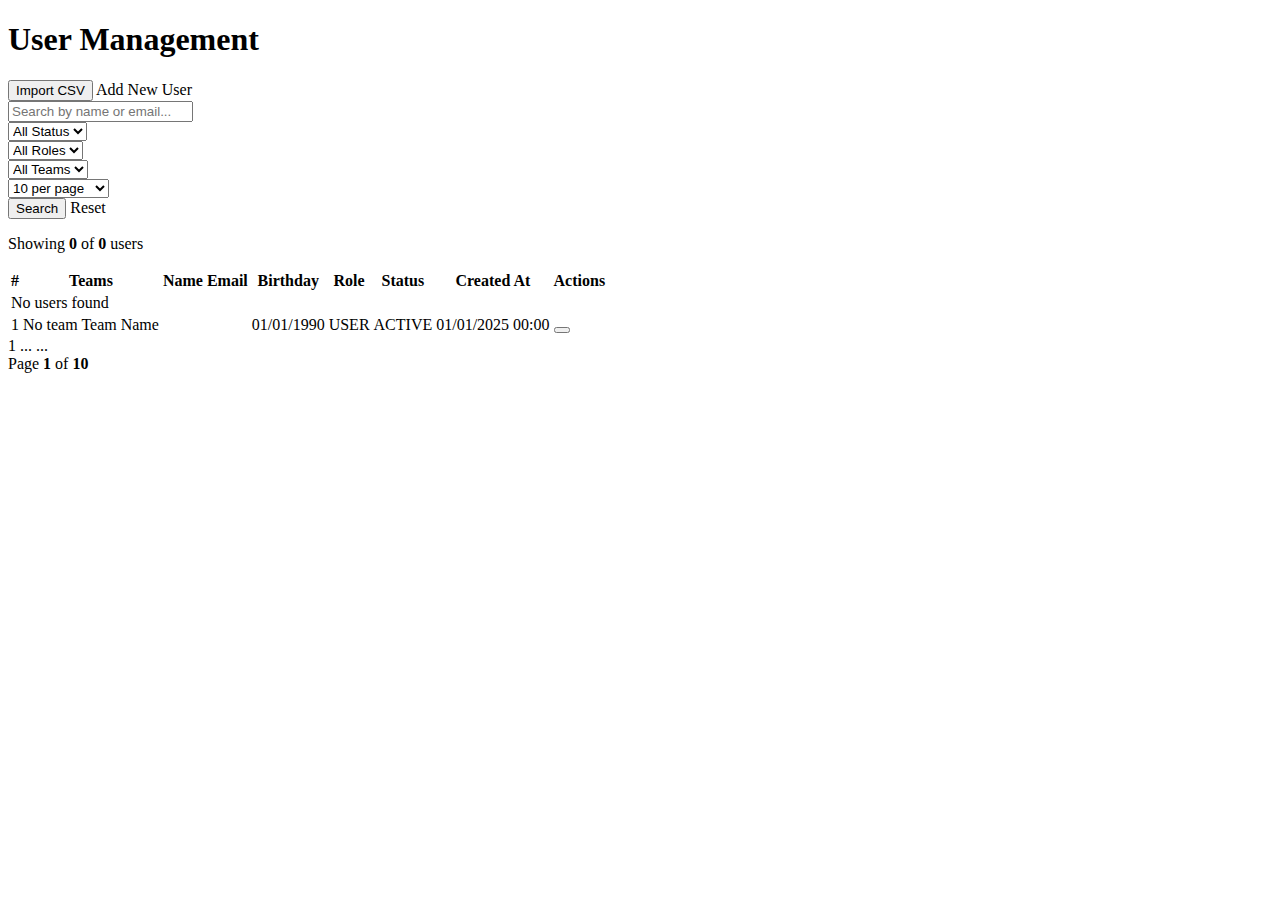
<file: src/main/resources/templates/admin/users/index.html>
<!DOCTYPE html>
<html xmlns:th="http://www.thymeleaf.org"
      xmlns:layout="http://www.ultraq.net.nz/thymeleaf/layout"
      layout:decorate="~{layouts/admin-layout}">
<head>
    <title layout:title-pattern="User Management - %s">User Management</title>
</head>
<body>

<section layout:fragment="content">
    <div class="content-header">
        <h1>User Management</h1>
        <div class="header-actions">
            <button type="button" class="btn btn-success" onclick="openImportModal()">
                <i class="fas fa-file-csv"></i> Import CSV
            </button>
            <a th:href="@{/admin/users/create}" class="btn btn-primary">
                <i class="fas fa-plus"></i> Add New User
            </a>
        </div>
    </div>

    <!-- Search and Filter Section -->
    <div class="filter-section">
        <form th:action="@{/admin/users}" method="get" class="filter-form">
            <div class="filter-row">
                <div class="filter-item">
                    <input type="text" 
                           name="keyword" 
                           th:value="${keyword}" 
                           placeholder="Search by name or email..." 
                           class="form-control">
                </div>
                
                <div class="filter-item">
                    <select name="status" class="form-control">
                        <option value="">All Status</option>
                        <option th:each="s : ${userStatuses}" 
                                th:value="${s}" 
                                th:text="${s}"
                                th:selected="${s == status}"></option>
                    </select>
                </div>
                
                <div class="filter-item">
                    <select name="role" class="form-control">
                        <option value="">All Roles</option>
                        <option th:each="r : ${userRoles}" 
                                th:value="${r}" 
                                th:text="${r}"
                                th:selected="${r == role}"></option>
                    </select>
                </div>
                
                <div class="filter-item">
                    <select name="teamId" class="form-control">
                        <option value="">All Teams</option>
                        <option th:each="team : ${teams}" 
                                th:value="${team.id}" 
                                th:text="${team.name}"
                                th:selected="${team.id == teamId}"></option>
                    </select>
                </div>
                
                <div class="filter-item">
                    <select name="size" class="form-control">
                        <option th:value="10" th:selected="${pageSize == 10}">10 per page</option>
                        <option th:value="25" th:selected="${pageSize == 25}">25 per page</option>
                        <option th:value="50" th:selected="${pageSize == 50}">50 per page</option>
                        <option th:value="100" th:selected="${pageSize == 100}">100 per page</option>
                    </select>
                </div>
                
                <div class="filter-actions">
                    <button type="submit" class="btn btn-secondary">
                        <i class="fas fa-search"></i> Search
                    </button>
                    <a th:href="@{/admin/users}" class="btn btn-outline">
                        <i class="fas fa-redo"></i> Reset
                    </a>
                </div>
            </div>
            
            <!-- Hidden fields to preserve sort -->
            <input type="hidden" name="sortBy" th:value="${sortBy}">
            <input type="hidden" name="sortDir" th:value="${sortDir}">
        </form>
    </div>

    <!-- Results Info -->
    <div class="results-info">
        <p>Showing <strong th:text="${users.size()}">0</strong> of <strong th:text="${totalItems}">0</strong> users</p>
    </div>

    <!-- User Table -->
    <div class="table-container">
        <table class="user-table">
            <thead>
                <tr>
                    <th>
                        <a th:href="@{/admin/users(page=${currentPage}, size=${pageSize}, sortBy='id', sortDir=${sortBy == 'id' ? reverseSortDir : 'asc'}, keyword=${keyword}, status=${status}, role=${role}, teamId=${teamId})}">
                            #
                            <i class="fas" th:classappend="${sortBy == 'id' ? (sortDir == 'asc' ? 'fa-sort-up' : 'fa-sort-down') : 'fa-sort'}"></i>
                        </a>
                    </th>
                    <th>Teams</th>
                    <th>
                        <a th:href="@{/admin/users(page=${currentPage}, size=${pageSize}, sortBy='name', sortDir=${sortBy == 'name' ? reverseSortDir : 'asc'}, keyword=${keyword}, status=${status}, role=${role}, teamId=${teamId})}">
                            Name 
                            <i class="fas" th:classappend="${sortBy == 'name' ? (sortDir == 'asc' ? 'fa-sort-up' : 'fa-sort-down') : 'fa-sort'}"></i>
                        </a>
                    </th>
                    <th>
                        <a th:href="@{/admin/users(page=${currentPage}, size=${pageSize}, sortBy='email', sortDir=${sortBy == 'email' ? reverseSortDir : 'asc'}, keyword=${keyword}, status=${status}, role=${role}, teamId=${teamId})}">
                            Email 
                            <i class="fas" th:classappend="${sortBy == 'email' ? (sortDir == 'asc' ? 'fa-sort-up' : 'fa-sort-down') : 'fa-sort'}"></i>
                        </a>
                    </th>
                    <th>Birthday</th>
                    <th>
                        <a th:href="@{/admin/users(page=${currentPage}, size=${pageSize}, sortBy='role', sortDir=${sortBy == 'role' ? reverseSortDir : 'asc'}, keyword=${keyword}, status=${status}, role=${role}, teamId=${teamId})}">
                            Role 
                            <i class="fas" th:classappend="${sortBy == 'role' ? (sortDir == 'asc' ? 'fa-sort-up' : 'fa-sort-down') : 'fa-sort'}"></i>
                        </a>
                    </th>
                    <th>
                        <a th:href="@{/admin/users(page=${currentPage}, size=${pageSize}, sortBy='status', sortDir=${sortBy == 'status' ? reverseSortDir : 'asc'}, keyword=${keyword}, status=${status}, role=${role}, teamId=${teamId})}">
                            Status 
                            <i class="fas" th:classappend="${sortBy == 'status' ? (sortDir == 'asc' ? 'fa-sort-up' : 'fa-sort-down') : 'fa-sort'}"></i>
                        </a>
                    </th>
                    <th>
                        <a th:href="@{/admin/users(page=${currentPage}, size=${pageSize}, sortBy='createdAt', sortDir=${sortBy == 'createdAt' ? reverseSortDir : 'desc'}, keyword=${keyword}, status=${status}, role=${role}, teamId=${teamId})}">
                            Created At 
                            <i class="fas" th:classappend="${sortBy == 'createdAt' ? (sortDir == 'asc' ? 'fa-sort-up' : 'fa-sort-down') : 'fa-sort'}"></i>
                        </a>
                    </th>
                    <th>Actions</th>
                </tr>
            </thead>
            <tbody>
                <tr th:if="${users.isEmpty()}">
                    <td colspan="9" class="text-center">No users found</td>
                </tr>
                <tr th:each="user : ${users}">
                    <td th:text="${user.id}">1</td>
                    <td>
                        <span th:if="${user.activeTeam == null || user.activeTeam.isEmpty()}" class="text-muted">No team</span>
                        <span th:if="${user.activeTeam != null && !user.activeTeam.isEmpty()}" 
                              class="badge badge-info" 
                              th:text="${user.activeTeam}">Team Name</span>
                    </td>
                    <td>
                        <a th:href="@{/admin/users/{id}(id=${user.id})}" 
                           style="color: #007bff; text-decoration: none; font-weight: 500;"
                           th:text="${user.name}"></a>
                    </td>
                    <td th:text="${user.email}"></td>
                    <td th:text="${user.birthday != null ? #temporals.format(user.birthday, 'dd/MM/yyyy') : 'N/A'}">01/01/1990</td>
                    <td>
                        <span class="badge" th:classappend="${user.role == T(vn.sun.membermanagementsystem.enums.UserRole).ADMIN ? 'badge-danger' : 'badge-info'}" 
                              th:text="${user.role}">USER</span>
                    </td>
                    <td>
                        <span class="badge" 
                              th:classappend="${user.status == T(vn.sun.membermanagementsystem.enums.UserStatus).ACTIVE ? 'badge-success' : 
                                             user.status == T(vn.sun.membermanagementsystem.enums.UserStatus).INACTIVE ? 'badge-warning' :
                                             'badge-secondary'}" 
                              th:text="${user.status}">ACTIVE</span>
                    </td>
                    <td th:text="${user.createdAt != null ? #temporals.format(user.createdAt, 'dd/MM/yyyy HH:mm') : 'N/A'}">01/01/2025 00:00</td>
                    <td class="action-buttons">
                        <a th:href="@{/admin/users/{id}(id=${user.id})}" class="btn-icon btn-view" title="View">
                            <i class="fas fa-eye"></i>
                        </a>
                        <a th:href="@{/admin/users/{id}/edit(id=${user.id})}" class="btn-icon btn-edit" title="Edit">
                            <i class="fas fa-edit"></i>
                        </a>
                        <form th:action="@{/admin/users/{id}/delete(id=${user.id})}" method="post" style="display: inline;"
                              onsubmit="return confirm('Are you sure you want to delete user &quot;' + this.dataset.userName + '&quot;?');"
                              th:data-user-name="${user.name}">
                            <button type="submit" class="btn-icon btn-delete" title="Delete">
                                <i class="fas fa-trash"></i>
                            </button>
                        </form>
                    </td>
                </tr>
            </tbody>
        </table>
    </div>

    <!-- Pagination -->
    <div class="pagination-container" th:if="${totalPages > 1}">
        <div class="pagination">
            <!-- First Page -->
            <a th:href="@{/admin/users(page=0, size=${pageSize}, sortBy=${sortBy}, sortDir=${sortDir}, keyword=${keyword}, status=${status}, role=${role}, teamId=${teamId})}"
               class="page-link"
               th:classappend="${currentPage == 0 ? 'disabled' : ''}"
               th:aria-disabled="${currentPage == 0}">
                <i class="fas fa-angle-double-left"></i>
            </a>
            
            <!-- Previous Page -->
            <a th:href="@{/admin/users(page=${currentPage - 1}, size=${pageSize}, sortBy=${sortBy}, sortDir=${sortDir}, keyword=${keyword}, status=${status}, role=${role}, teamId=${teamId})}"
               class="page-link"
               th:classappend="${currentPage == 0 ? 'disabled' : ''}"
               th:aria-disabled="${currentPage == 0}">
                <i class="fas fa-angle-left"></i>
            </a>
            
            <!-- Page Numbers -->
            <th:block th:each="pageNum : ${#numbers.sequence(0, totalPages - 1)}">
                <!-- Show first 2, last 2, current and adjacent pages -->
                <a th:if="${pageNum < 2 || pageNum >= totalPages - 2 || (pageNum >= currentPage - 1 && pageNum <= currentPage + 1)}"
                   th:href="@{/admin/users(page=${pageNum}, size=${pageSize}, sortBy=${sortBy}, sortDir=${sortDir}, keyword=${keyword}, status=${status}, role=${role}, teamId=${teamId})}"
                   class="page-link"
                   th:classappend="${pageNum == currentPage ? 'active' : ''}"
                   th:text="${pageNum + 1}">1</a>
                
                <!-- Show ellipsis -->
                <span th:if="${pageNum == 2 && currentPage > 3}" class="page-ellipsis">...</span>
                <span th:if="${pageNum == totalPages - 3 && currentPage < totalPages - 4}" class="page-ellipsis">...</span>
            </th:block>
            
            <!-- Next Page -->
            <a th:href="@{/admin/users(page=${currentPage + 1}, size=${pageSize}, sortBy=${sortBy}, sortDir=${sortDir}, keyword=${keyword}, status=${status}, role=${role}, teamId=${teamId})}"
               class="page-link"
               th:classappend="${currentPage >= totalPages - 1 ? 'disabled' : ''}"
               th:aria-disabled="${currentPage >= totalPages - 1}">
                <i class="fas fa-angle-right"></i>
            </a>
            
            <!-- Last Page -->
            <a th:href="@{/admin/users(page=${totalPages - 1}, size=${pageSize}, sortBy=${sortBy}, sortDir=${sortDir}, keyword=${keyword}, status=${status}, role=${role}, teamId=${teamId})}"
               class="page-link"
               th:classappend="${currentPage >= totalPages - 1 ? 'disabled' : ''}"
               th:aria-disabled="${currentPage >= totalPages - 1}">
                <i class="fas fa-angle-double-right"></i>
            </a>
        </div>
        
        <div class="pagination-info">
            Page <strong th:text="${currentPage + 1}">1</strong> of <strong th:text="${totalPages}">10</strong>
        </div>
    </div>

    <!-- Import CSV Modal -->
    <div id="importModal" class="modal" style="display: none;">
        <div class="modal-content modal-lg">
            <div class="modal-header">
                <h2><i class="fas fa-file-csv"></i> Import Users from CSV</h2>
                <button type="button" class="close-btn" onclick="closeImportModal()">&times;</button>
            </div>
            
            <!-- Step 1: File Upload -->
            <div id="uploadStep" class="modal-body">
                <div class="form-group">
                    <label for="csvFile">Select CSV File:</label>
                    <input type="file" id="csvFile" name="file" accept=".csv" class="form-control"/>
                </div>
                <div class="import-info">
                    <h4>CSV Format Requirements:</h4>
                    <ul>
                        <li><strong>name</strong> (required): User name</li>
                        <li><strong>email</strong> (required): Email address</li>
                        <li><strong>password</strong> (required): Password (min 6 chars)</li>
                        <li><strong>birthday</strong> (optional): Format yyyy-MM-dd</li>
                        <li><strong>role</strong> (required): ADMIN or MEMBER</li>
                        <li><strong>status</strong> (required): ACTIVE or INACTIVE</li>
                        <li><strong>skills</strong> (optional): Format: skill:level:years;skill:level:years</li>
                    </ul>
                    <p><strong>Note:</strong> Skills must exist before importing users with skills.</p>
                    <a th:href="@{/admin/import/users/sample}" class="btn btn-link">
                        <i class="fas fa-download"></i> Download Sample CSV
                    </a>
                </div>
            </div>
            
            <!-- Step 2: Preview -->
            <div id="previewStep" class="modal-body" style="display: none;">
                <div id="previewSummary" class="preview-summary"></div>
                <div id="previewTableContainer" class="preview-table-container">
                    <table id="previewTable" class="preview-table">
                        <thead id="previewTableHead"></thead>
                        <tbody id="previewTableBody"></tbody>
                    </table>
                </div>
            </div>
            
            <!-- Step 3: Result -->
            <div id="resultStep" class="modal-body" style="display: none;">
                <div id="importResult" class="import-result"></div>
            </div>
            
            <div class="modal-footer">
                <button type="button" class="btn btn-secondary" onclick="closeImportModal()">Cancel</button>
                <button type="button" id="previewBtn" class="btn btn-info" onclick="previewCsv()">
                    <i class="fas fa-eye"></i> Preview
                </button>
                <button type="button" id="backBtn" class="btn btn-secondary" style="display: none;" onclick="backToUpload()">
                    <i class="fas fa-arrow-left"></i> Back
                </button>
                <button type="button" id="importBtn" class="btn btn-primary" style="display: none;" onclick="importCsv()">
                    <i class="fas fa-upload"></i> Import
                </button>
                <button type="button" id="closeResultBtn" class="btn btn-primary" style="display: none;" onclick="closeAndReload()">
                    <i class="fas fa-check"></i> Done
                </button>
            </div>
        </div>
    </div>
</section>

<th:block layout:fragment="scripts">
    <script>
        let currentFile = null;
        let previewData = null;
        
        function openImportModal() {
            document.getElementById('importModal').style.display = 'flex';
            resetModal();
        }
        
        function closeImportModal() {
            document.getElementById('importModal').style.display = 'none';
            resetModal();
        }
        
        function resetModal() {
            document.getElementById('csvFile').value = '';
            document.getElementById('uploadStep').style.display = 'block';
            document.getElementById('previewStep').style.display = 'none';
            document.getElementById('resultStep').style.display = 'none';
            document.getElementById('previewBtn').style.display = 'inline-block';
            document.getElementById('backBtn').style.display = 'none';
            document.getElementById('importBtn').style.display = 'none';
            document.getElementById('closeResultBtn').style.display = 'none';
            currentFile = null;
            previewData = null;
        }
        
        function previewCsv() {
            const fileInput = document.getElementById('csvFile');
            if (!fileInput.files.length) {
                alert('Please select a CSV file first');
                return;
            }
            
            currentFile = fileInput.files[0];
            const formData = new FormData();
            formData.append('file', currentFile);
            
            document.getElementById('previewBtn').disabled = true;
            document.getElementById('previewBtn').innerHTML = '<i class="fas fa-spinner fa-spin"></i> Loading...';
            
            fetch('/admin/import/users/preview', {
                method: 'POST',
                body: formData
            })
            .then(response => response.json())
            .then(data => {
                previewData = data;
                showPreview(data);
            })
            .catch(error => {
                console.error('Error:', error);
                alert('Failed to preview CSV file: ' + error.message);
            })
            .finally(() => {
                document.getElementById('previewBtn').disabled = false;
                document.getElementById('previewBtn').innerHTML = '<i class="fas fa-eye"></i> Preview';
            });
        }
        
        function showPreview(data) {
            document.getElementById('uploadStep').style.display = 'none';
            document.getElementById('previewStep').style.display = 'block';
            document.getElementById('previewBtn').style.display = 'none';
            document.getElementById('backBtn').style.display = 'inline-block';
            document.getElementById('importBtn').style.display = 'inline-block';
            
            if (data.fileError) {
                document.getElementById('previewSummary').innerHTML = `
                    <div class="alert alert-danger">
                        <i class="fas fa-exclamation-circle"></i>
                        <strong>File Error:</strong> ${data.fileError}
                    </div>
                `;
                document.getElementById('previewTableContainer').style.display = 'none';
                document.getElementById('importBtn').style.display = 'none';
                return;
            }
            
            const summaryClass = data.hasErrors ? 'alert-warning' : 'alert-success';
            const summaryIcon = data.hasErrors ? 'fa-exclamation-triangle' : 'fa-check-circle';
            document.getElementById('previewSummary').innerHTML = `
                <div class="alert ${summaryClass}">
                    <i class="fas ${summaryIcon}"></i>
                    <strong>Preview Summary:</strong> 
                    Total: ${data.totalRows} rows | 
                    <span class="text-success">Valid: ${data.validRows}</span> | 
                    <span class="text-danger">Invalid: ${data.invalidRows}</span>
                </div>
            `;
            
            let headerHtml = '<tr><th>#</th>';
            data.headers.forEach(header => {
                headerHtml += `<th>${header}</th>`;
            });
            headerHtml += '<th>Status</th></tr>';
            document.getElementById('previewTableHead').innerHTML = headerHtml;
            
            let bodyHtml = '';
            data.rows.forEach(row => {
                const rowClass = row.valid ? '' : 'row-invalid';
                bodyHtml += `<tr class="${rowClass}">`;
                bodyHtml += `<td>${row.rowNumber}</td>`;
                row.data.forEach((cell, index) => {
                    // Mask password column (index 2)
                    if (index === 2) {
                        bodyHtml += `<td>****</td>`;
                    } else {
                        bodyHtml += `<td>${cell || ''}</td>`;
                    }
                });
                
                if (row.valid) {
                    bodyHtml += '<td><span class="badge badge-success"><i class="fas fa-check"></i> Valid</span></td>';
                } else {
                    const errorList = row.errors.map(e => `<li>${e}</li>`).join('');
                    bodyHtml += `<td>
                        <span class="badge badge-danger"><i class="fas fa-times"></i> Invalid</span>
                        <ul class="error-list">${errorList}</ul>
                    </td>`;
                }
                bodyHtml += '</tr>';
            });
            document.getElementById('previewTableBody').innerHTML = bodyHtml;
            document.getElementById('previewTableContainer').style.display = 'block';
            
            if (data.validRows === 0) {
                document.getElementById('importBtn').disabled = true;
            } else {
                document.getElementById('importBtn').disabled = false;
            }
        }
        
        function backToUpload() {
            document.getElementById('uploadStep').style.display = 'block';
            document.getElementById('previewStep').style.display = 'none';
            document.getElementById('previewBtn').style.display = 'inline-block';
            document.getElementById('backBtn').style.display = 'none';
            document.getElementById('importBtn').style.display = 'none';
        }
        
        function importCsv() {
            if (!currentFile) {
                alert('No file selected');
                return;
            }
            
            const formData = new FormData();
            formData.append('file', currentFile);
            
            document.getElementById('importBtn').disabled = true;
            document.getElementById('importBtn').innerHTML = '<i class="fas fa-spinner fa-spin"></i> Importing...';
            document.getElementById('backBtn').disabled = true;
            
            fetch('/admin/import/users', {
                method: 'POST',
                body: formData
            })
            .then(response => response.json())
            .then(data => {
                showResult(data);
            })
            .catch(error => {
                console.error('Error:', error);
                alert('Failed to import CSV file: ' + error.message);
            })
            .finally(() => {
                document.getElementById('importBtn').disabled = false;
                document.getElementById('importBtn').innerHTML = '<i class="fas fa-upload"></i> Import';
                document.getElementById('backBtn').disabled = false;
            });
        }
        
        function showResult(data) {
            document.getElementById('previewStep').style.display = 'none';
            document.getElementById('resultStep').style.display = 'block';
            document.getElementById('backBtn').style.display = 'none';
            document.getElementById('importBtn').style.display = 'none';
            document.getElementById('closeResultBtn').style.display = 'inline-block';
            
            let resultHtml = '';
            
            if (data.successCount > 0) {
                resultHtml += `
                    <div class="alert alert-success">
                        <i class="fas fa-check-circle"></i>
                        <strong>Successfully imported ${data.successCount} user(s)!</strong>
                    </div>
                `;
            }
            
            if (data.errors && data.errors.length > 0) {
                resultHtml += `
                    <div class="alert alert-danger">
                        <i class="fas fa-exclamation-circle"></i>
                        <strong>${data.errorCount} row(s) failed to import:</strong>
                        <ul class="error-list-detail">
                            ${data.errors.map(e => `<li>Row ${e.rowNumber}, ${e.fieldName}: ${e.errorMessage}</li>`).join('')}
                        </ul>
                    </div>
                `;
            }
            
            if (data.successCount === 0 && (!data.errors || data.errors.length === 0)) {
                resultHtml = `
                    <div class="alert alert-warning">
                        <i class="fas fa-exclamation-triangle"></i>
                        <strong>No data was imported.</strong> Please check your CSV file.
                    </div>
                `;
            }
            
            document.getElementById('importResult').innerHTML = resultHtml;
        }
        
        function closeAndReload() {
            closeImportModal();
            window.location.reload();
        }
        
        window.onclick = function(event) {
            const modal = document.getElementById('importModal');
            if (event.target === modal) {
                closeImportModal();
            }
        }
        
        document.addEventListener('keydown', function(event) {
            if (event.key === 'Escape') {
                closeImportModal();
            }
        });
    </script>
</th:block>



</body>
</html>
</file>
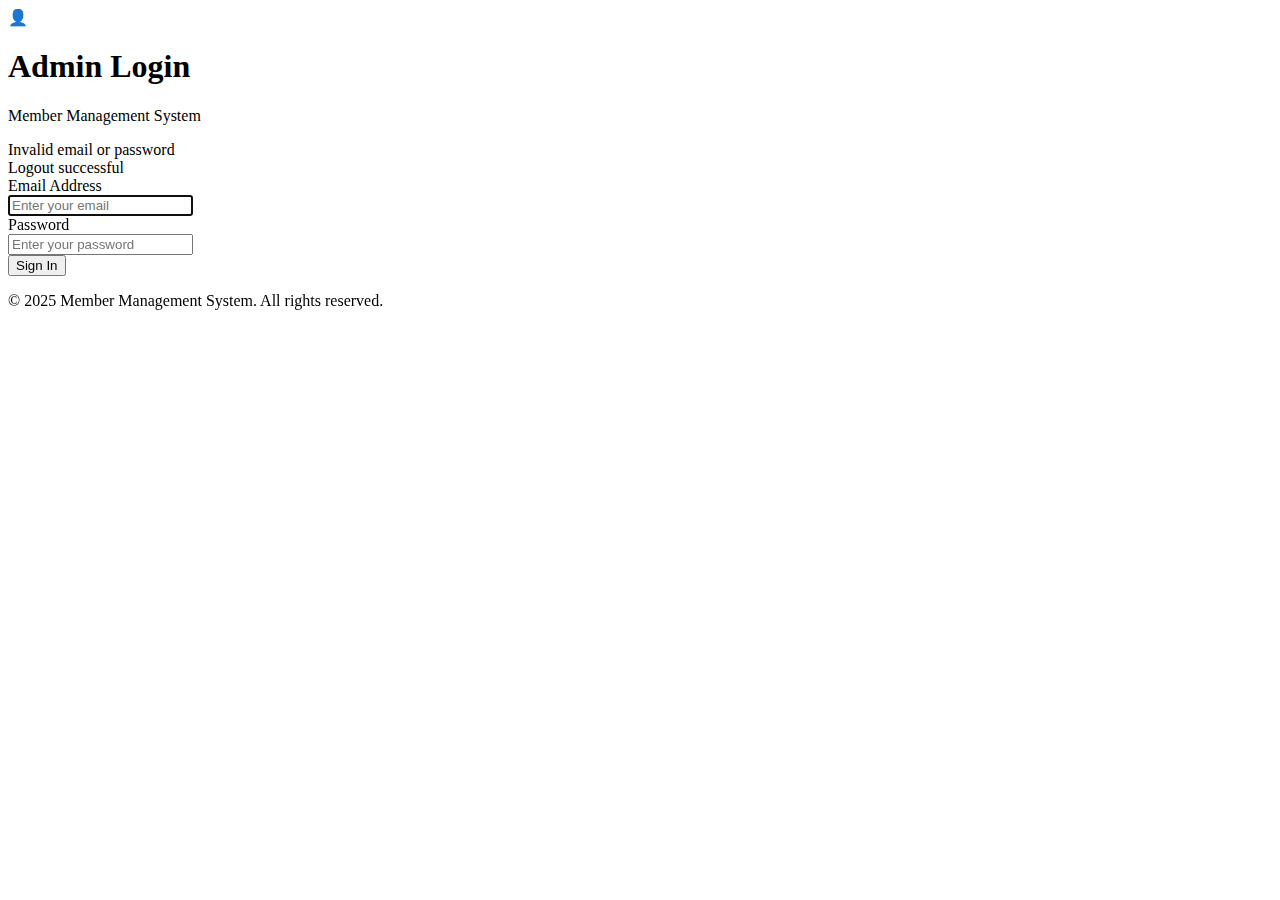
<file: src/main/resources/templates/auth/login.html>
<!DOCTYPE html>
<html xmlns:th="http://www.thymeleaf.org">
<head>
    <meta charset="UTF-8">
    <meta name="viewport" content="width=device-width, initial-scale=1.0">
    <title>Admin Login - Member Management System</title>
    <link rel="stylesheet" th:href="@{/css/login.css}">
</head>

<body>
    <div class="login-wrapper">
        <div class="login-header">
            <div class="login-icon">👤</div>
            <h1>Admin Login</h1>
            <p>Member Management System</p>
        </div>
        
        <div class="login-container">
            <div th:if="${error}" class="alert alert-error">
                <span th:text="${error}">Invalid email or password</span>
            </div>
            
            <div th:if="${message}" class="alert alert-success">
                <span th:text="${message}">Logout successful</span>
            </div>

            <form th:action="@{/admin/login}" method="post">
                <div class="form-group">
                    <label for="username">Email Address</label>
                    <div class="input-icon email">
                        <input type="email" 
                               id="username" 
                               name="username" 
                               placeholder="Enter your email"
                               required 
                               autofocus>
                    </div>
                </div>
            
                <div class="form-group">
                    <label for="password">Password</label>
                    <div class="input-icon password">
                        <input type="password" 
                               id="password" 
                               name="password" 
                               placeholder="Enter your password"
                               required>
                    </div>
                </div>
                
                <button type="submit">Sign In</button>
            </form>
        </div>
        
        <div class="login-footer">
            <p>© 2025 Member Management System. All rights reserved.</p>
        </div>
    </div>
</body>
</html>
</file>
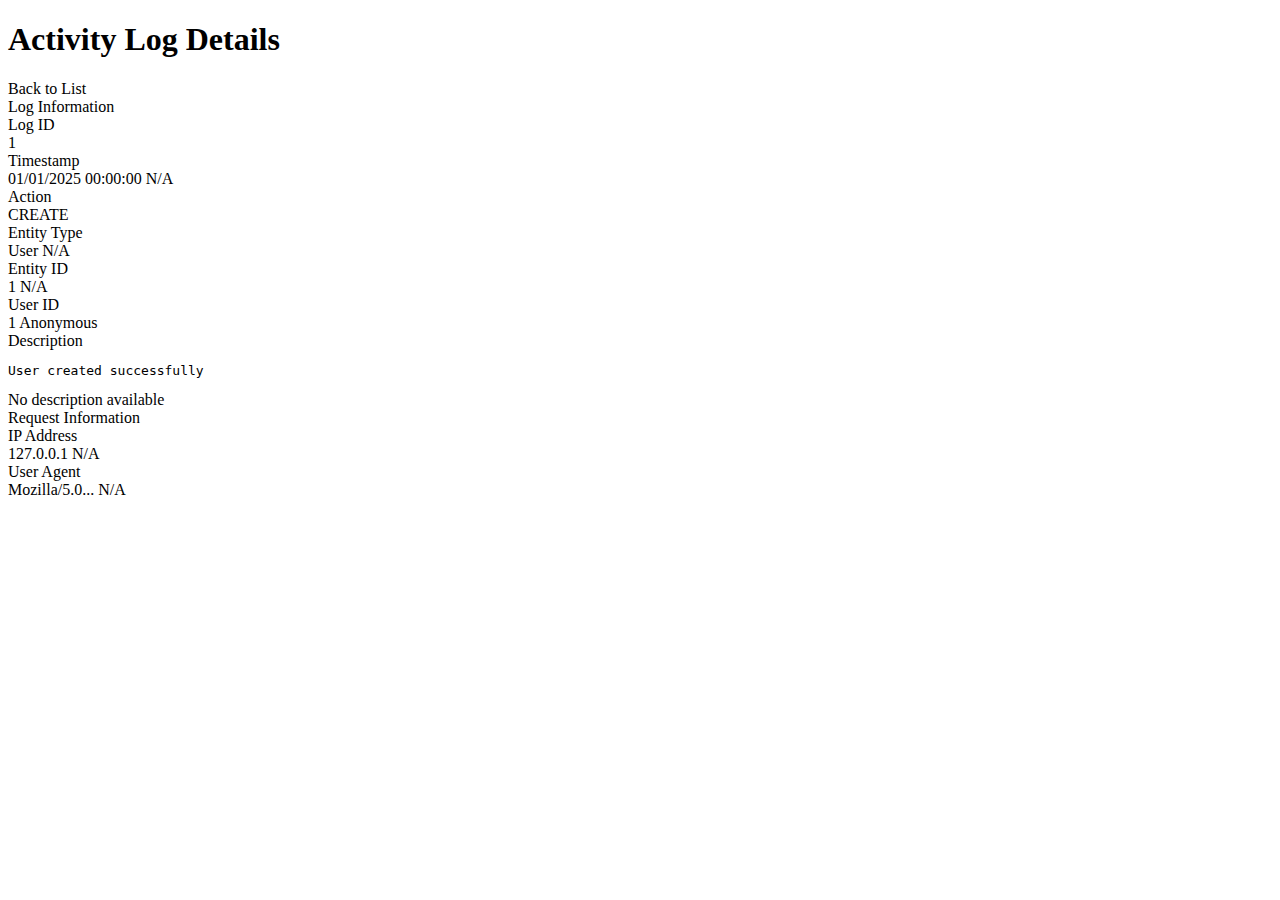
<file: src/main/resources/templates/admin/activity-logs/view.html>
<!DOCTYPE html>
<html xmlns:th="http://www.thymeleaf.org"
      xmlns:layout="http://www.ultraq.net.nz/thymeleaf/layout"
      layout:decorate="~{layouts/admin-layout}">
<head>
    <title layout:title-pattern="Activity Log Details - %s">Activity Log Details</title>
    <link rel="stylesheet" th:href="@{/css/activity-log.css}">
</head>
<body>

<section layout:fragment="content">
    <div class="content-header">
        <h1><i class="fas fa-file-alt"></i> Activity Log Details</h1>
        <div class="header-actions">
            <a th:href="@{/admin/activity-logs}" class="btn btn-secondary">
                <i class="fas fa-arrow-left"></i> Back to List
            </a>
        </div>
    </div>

    <div class="log-details">
        <div class="detail-card">
            <div class="detail-card-header">
                <i class="fas fa-info-circle"></i> Log Information
            </div>
            <div class="detail-card-body">
                <div class="detail-row">
                    <div class="detail-label">Log ID</div>
                    <div class="detail-value" th:text="${log.id}">1</div>
                </div>
                <div class="detail-row">
                    <div class="detail-label">Timestamp</div>
                    <div class="detail-value">
                        <span th:if="${log.createdAt}" 
                              th:text="${#temporals.format(log.createdAt, 'dd/MM/yyyy HH:mm:ss')}">01/01/2025 00:00:00</span>
                        <span th:unless="${log.createdAt}" class="text-muted">N/A</span>
                    </div>
                </div>
                <div class="detail-row">
                    <div class="detail-label">Action</div>
                    <div class="detail-value">
                        <span class="action-badge" 
                              th:classappend="${log.action.contains('CREATE') ? 'badge-success' : 
                                               (log.action.contains('UPDATE') ? 'badge-warning' : 
                                               (log.action.contains('DELETE') ? 'badge-danger' : 
                                               (log.action.contains('LOGIN') ? 'badge-info' : 'badge-secondary')))}"
                              th:text="${log.action}">CREATE</span>
                    </div>
                </div>
                <div class="detail-row">
                    <div class="detail-label">Entity Type</div>
                    <div class="detail-value">
                        <span th:if="${log.entityType}" th:text="${log.entityType}">User</span>
                        <span th:unless="${log.entityType}" class="text-muted">N/A</span>
                    </div>
                </div>
                <div class="detail-row">
                    <div class="detail-label">Entity ID</div>
                    <div class="detail-value">
                        <span th:if="${log.entityId}" th:text="${log.entityId}">1</span>
                        <span th:unless="${log.entityId}" class="text-muted">N/A</span>
                    </div>
                </div>
                <div class="detail-row">
                    <div class="detail-label">User ID</div>
                    <div class="detail-value">
                        <span th:if="${log.userId}">
                            <a th:href="@{/admin/users/{id}(id=${log.userId})}" th:text="${log.userId}">1</a>
                        </span>
                        <span th:unless="${log.userId}" class="text-muted">Anonymous</span>
                    </div>
                </div>
            </div>
        </div>

        <div class="detail-card">
            <div class="detail-card-header">
                <i class="fas fa-align-left"></i> Description
            </div>
            <div class="detail-card-body">
                <div class="description-content">
                    <pre th:if="${log.description}" th:text="${log.description}">User created successfully</pre>
                    <span th:unless="${log.description}" class="text-muted">No description available</span>
                </div>
            </div>
        </div>

        <div class="detail-card">
            <div class="detail-card-header">
                <i class="fas fa-network-wired"></i> Request Information
            </div>
            <div class="detail-card-body">
                <div class="detail-row">
                    <div class="detail-label">IP Address</div>
                    <div class="detail-value">
                        <span th:if="${log.ipAddress}" th:text="${log.ipAddress}">127.0.0.1</span>
                        <span th:unless="${log.ipAddress}" class="text-muted">N/A</span>
                    </div>
                </div>
                <div class="detail-row">
                    <div class="detail-label">User Agent</div>
                    <div class="detail-value user-agent">
                        <span th:if="${log.userAgent}" th:text="${log.userAgent}">Mozilla/5.0...</span>
                        <span th:unless="${log.userAgent}" class="text-muted">N/A</span>
                    </div>
                </div>
            </div>
        </div>
    </div>
</section>

</body>
</html>
</file>
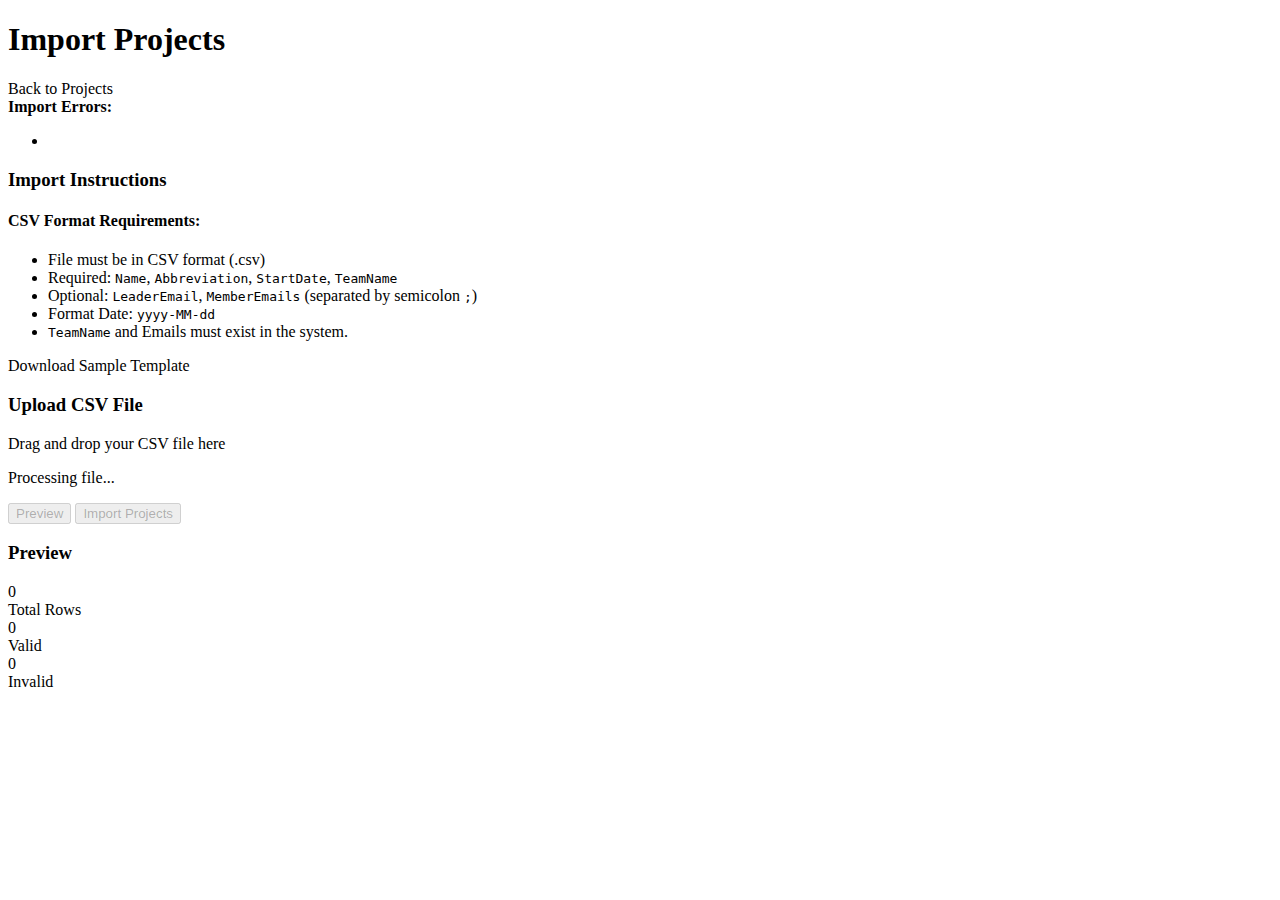
<file: src/main/resources/templates/admin/projects/import.html>
<!DOCTYPE html>
<html
        xmlns:th="http://www.thymeleaf.org"
        xmlns:layout="http://www.ultraq.net.nz/thymeleaf/layout"
        layout:decorate="~{layouts/admin-layout}"
>
<head>
  <title layout:title-pattern="Import Projects - %s">Import Projects</title>
  <link th:href="@{/css/import.css}" rel="stylesheet" />
</head>
<body>
<section layout:fragment="content">
  <div class="content-header">
    <h1>Import Projects</h1>
    <div class="header-actions">
      <a th:href="@{/admin/projects}" class="btn btn-outline">
        <i class="fas fa-arrow-left"></i> Back to Projects
      </a>
    </div>
  </div>

  <div class="import-container">
    <div th:if="${successMessage}" class="alert alert-success">
      <i class="fas fa-check-circle"></i> <span th:text="${successMessage}"></span>
    </div>
    <div th:if="${errorMessage}" class="alert alert-danger">
      <i class="fas fa-exclamation-triangle"></i> <span th:text="${errorMessage}"></span>
    </div>
    <div th:if="${importErrors}" class="alert alert-danger import-errors">
      <strong><i class="fas fa-exclamation-triangle"></i> Import Errors:</strong>
      <ul>
        <li th:each="error : ${importErrors}" th:text="${error}"></li>
      </ul>
    </div>

    <div class="import-card">
      <h3><i class="fas fa-info-circle"></i> Import Instructions</h3>
      <div class="instructions">
        <h4>CSV Format Requirements:</h4>
        <ul>
          <li>File must be in CSV format (.csv)</li>
          <li>Required: <code>Name</code>, <code>Abbreviation</code>, <code>StartDate</code>, <code>TeamName</code></li>
          <li>Optional: <code>LeaderEmail</code>, <code>MemberEmails</code> (separated by semicolon <code>;</code>)</li>
          <li>Format Date: <code>yyyy-MM-dd</code></li>
          <li><code>TeamName</code> and Emails must exist in the system.</li>
        </ul>
        <div style="margin-top: 16px">
          <a th:href="@{/admin/projects/import/template}" class="btn btn-outline">
            <i class="fas fa-download"></i> Download Sample Template
          </a>
        </div>
      </div>
    </div>

    <div class="import-card">
      <h3><i class="fas fa-upload"></i> Upload CSV File</h3>
      <form id="importForm" th:action="@{/admin/projects/import}" method="post" enctype="multipart/form-data">
        <div class="file-upload-area" id="dropZone" onclick="document.getElementById('fileInput').click()">
          <i class="fas fa-cloud-upload-alt"></i>
          <p>Drag and drop your CSV file here</p>
          <p class="file-name" id="fileName"></p>
          <input type="file" id="fileInput" name="file" accept=".csv" style="display: none" onchange="handleFileSelect(this)" />
        </div>

        <div class="loading" id="loadingIndicator">
          <i class="fas fa-spinner"></i> <p>Processing file...</p>
        </div>

        <div class="btn-group">
          <button type="button" id="previewBtn" class="btn btn-secondary" disabled>
            <i class="fas fa-eye"></i> Preview
          </button>
          <button type="submit" id="importBtn" class="btn btn-primary" disabled>
            <i class="fas fa-file-import"></i> Import Projects
          </button>
        </div>
      </form>
    </div>

    <div class="import-card hidden" id="previewSection">
      <h3><i class="fas fa-table"></i> Preview</h3>
      <div id="previewError" class="alert alert-danger hidden"></div>

      <div class="summary-box" id="summaryBox">
        <div class="summary-item total"><div class="number" id="totalCount">0</div><div class="label">Total Rows</div></div>
        <div class="summary-item valid"><div class="number" id="validCount">0</div><div class="label">Valid</div></div>
        <div class="summary-item invalid"><div class="number" id="invalidCount">0</div><div class="label">Invalid</div></div>
      </div>

      <div style="overflow-x: auto">
        <table class="preview-table" id="previewTable">
          <thead><tr id="previewHeaders"></tr></thead>
          <tbody id="previewBody"></tbody>
        </table>
      </div>
    </div>
  </div>

  <script th:inline="javascript">
    const dropZone = document.getElementById("dropZone");
    const fileInput = document.getElementById("fileInput");
    const fileName = document.getElementById("fileName");
    const previewBtn = document.getElementById("previewBtn");
    const importBtn = document.getElementById("importBtn");
    const previewSection = document.getElementById("previewSection");
    const loadingIndicator = document.getElementById("loadingIndicator");

    dropZone.addEventListener("dragover", (e) => {
      e.preventDefault();
      dropZone.classList.add("dragover");
    });

    dropZone.addEventListener("dragleave", () => {
      dropZone.classList.remove("dragover");
    });

    dropZone.addEventListener("drop", (e) => {
      e.preventDefault();
      dropZone.classList.remove("dragover");
      const files = e.dataTransfer.files;
      if (files.length > 0 && files[0].name.endsWith(".csv")) {
        fileInput.files = files;
        handleFileSelect(fileInput);
      }
    });

    function handleFileSelect(input) {
      const file = input.files[0];
      if (file) {
        fileName.textContent = file.name;
        previewBtn.disabled = false;
        importBtn.disabled = false;
        previewSection.classList.add("hidden");
      }
    }

    previewBtn.addEventListener("click", async () => {
      const file = fileInput.files[0];
      if (!file) return;

      loadingIndicator.classList.add("show");
      previewSection.classList.add("hidden");

      const formData = new FormData();
      formData.append("file", file);

      try {
        const response = await fetch(
                /*[[@{/admin/projects/import/preview}]]*/ "/admin/projects/import/preview",
                {
                  method: "POST",
                  body: formData,
                }
        );

        if (!response.ok) {
          throw new Error(`HTTP ${response.status}: ${response.statusText}`);
        }

        const result = await response.json();
        displayPreview(result);
      } catch (error) {
        console.error("Preview error:", error);
        previewSection.classList.remove("hidden");
        const previewError = document.getElementById("previewError");
        if (previewError) {
          previewError.textContent = "Error previewing file: " + error.message;
          previewError.classList.remove("hidden");
        }
      } finally {
        loadingIndicator.classList.remove("show");
      }
    });

    function displayPreview(result) {
      previewSection.classList.remove("hidden");

      const previewError = document.getElementById("previewError");
      const summaryBox = document.getElementById("summaryBox");
      const previewHeaders = document.getElementById("previewHeaders");
      const previewBody = document.getElementById("previewBody");

      if (previewError) previewError.classList.add("hidden");
      if (previewHeaders) previewHeaders.innerHTML = "";
      if (previewBody) previewBody.innerHTML = "";

      if (result.fileError) {
        if (previewError) {
          previewError.textContent = result.fileError;
          previewError.classList.remove("hidden");
        }
        if (summaryBox) summaryBox.style.display = "none";
        return;
      }

      if (summaryBox) summaryBox.style.display = "flex";

      document.getElementById("totalCount").textContent = result.totalRows || 0;
      document.getElementById("validCount").textContent = result.validRows || 0;
      document.getElementById("invalidCount").textContent = result.invalidRows || 0;

      if (result.headers && result.headers.length > 0 && previewHeaders) {
        previewHeaders.innerHTML =
                "<th>#</th>" +
                result.headers.map((h) => `<th>${h}</th>`).join("") +
                "<th>Status</th>";
      }

      if (result.rows && result.rows.length > 0 && previewBody) {
        result.rows.forEach((row) => {
          const tr = document.createElement("tr");
          tr.className = row.valid ? "valid" : "invalid";

          let html = `<td>${row.rowNumber}</td>`;
          if (row.data) {
            html += row.data.map((d) => `<td>${d || ""}</td>`).join("");
          }

          if (row.valid) {
            html += '<td><span class="badge badge-success">Valid</span></td>';
          } else {
            html += `<td>
                      <span class="badge badge-danger">Invalid</span>
                      <ul class="error-list">
                          ${(row.errors || []).map((e) => `<li>${e}</li>`).join("")}
                      </ul>
                  </td>`;
          }
          tr.innerHTML = html;
          previewBody.appendChild(tr);
        });
      } else {
        previewBody.innerHTML = '<tr><td colspan="100" style="text-align: center;">No data rows found</td></tr>';
      }
    }
  </script>
</section>
</body>
</html>
</file>
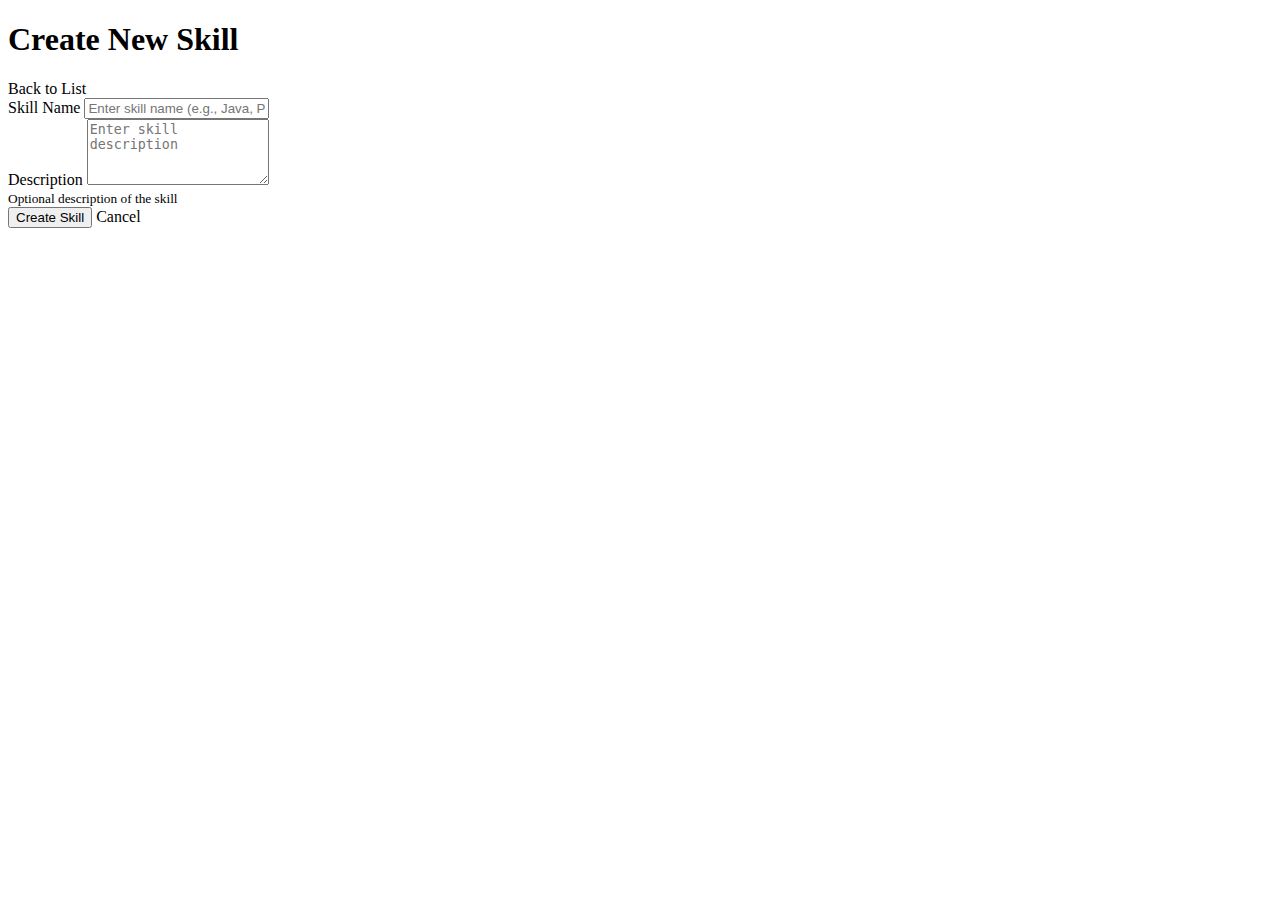
<file: src/main/resources/templates/admin/skills/create.html>
<!DOCTYPE html>
<html xmlns:th="http://www.thymeleaf.org"
      xmlns:layout="http://www.ultraq.net.nz/thymeleaf/layout"
      layout:decorate="~{layouts/admin-layout}">
<head>
    <title layout:title-pattern="Create Skill - %s">Create Skill</title>
</head>
<body>

<section layout:fragment="content">
    <div class="content-header">
        <h1>Create New Skill</h1>
        <div class="header-actions">
            <a th:href="@{/admin/skills}" class="btn btn-secondary">
                <i class="fas fa-arrow-left"></i> Back to List
            </a>
        </div>
    </div>

    <!-- Error Messages -->
    <div th:if="${errorMessage}" class="alert alert-danger" role="alert">
        <i class="fas fa-exclamation-circle"></i>
        <span th:text="${errorMessage}"></span>
    </div>

    <div class="form-container">
        <form th:action="@{/admin/skills}" 
              th:object="${skill}" 
              method="post"
              class="form-horizontal">

            <div class="form-group" th:classappend="${#fields.hasErrors('name')} ? 'has-error'">
                <label for="name" class="form-label required">Skill Name</label>
                <input type="text" 
                       class="form-control" 
                       id="name" 
                       th:field="*{name}"
                       placeholder="Enter skill name (e.g., Java, Python, React)"
                       required>
                <div class="error-message" th:if="${#fields.hasErrors('name')}" th:errors="*{name}"></div>
            </div>

            <div class="form-group" th:classappend="${#fields.hasErrors('description')} ? 'has-error'">
                <label for="description" class="form-label">Description</label>
                <textarea class="form-control" 
                          id="description" 
                          th:field="*{description}"
                          rows="4"
                          placeholder="Enter skill description"></textarea>
                <div class="error-message" th:if="${#fields.hasErrors('description')}" th:errors="*{description}"></div>
                <small class="form-text">Optional description of the skill</small>
            </div>

            <div class="form-actions">
                <button type="submit" class="btn btn-primary">
                    <i class="fas fa-save"></i> Create Skill
                </button>
                <a th:href="@{/admin/skills}" class="btn btn-secondary">
                    <i class="fas fa-times"></i> Cancel
                </a>
            </div>
        </form>
    </div>
</section>

</body>
</html>
</file>
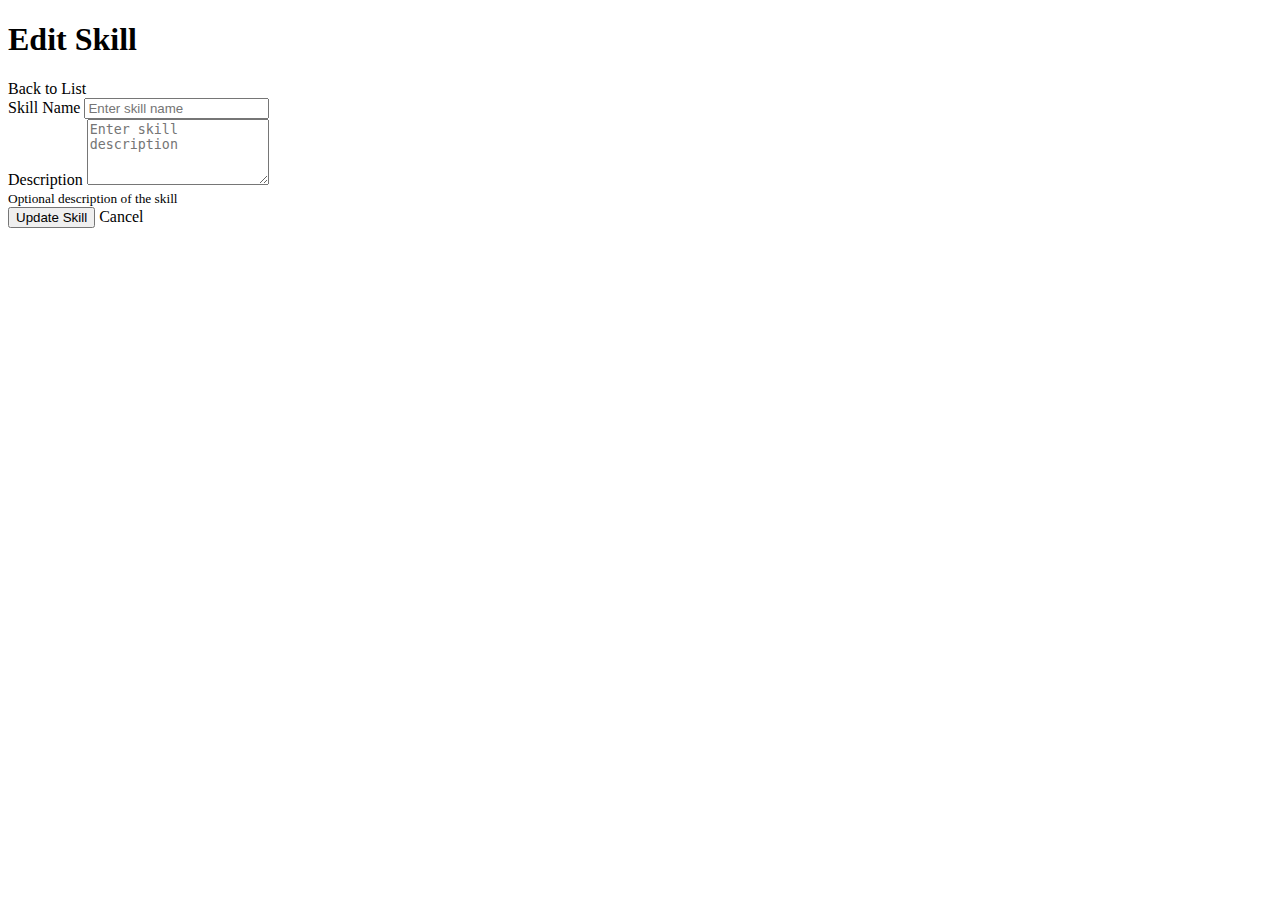
<file: src/main/resources/templates/admin/skills/edit.html>
<!DOCTYPE html>
<html xmlns:th="http://www.thymeleaf.org"
      xmlns:layout="http://www.ultraq.net.nz/thymeleaf/layout"
      layout:decorate="~{layouts/admin-layout}">
<head>
    <title layout:title-pattern="Edit Skill - %s">Edit Skill</title>
</head>
<body>

<section layout:fragment="content">
    <div class="content-header">
        <h1>Edit Skill</h1>
        <div class="header-actions">
            <a th:href="@{/admin/skills}" class="btn btn-secondary">
                <i class="fas fa-arrow-left"></i> Back to List
            </a>
        </div>
    </div>

    <!-- Error Messages -->
    <div th:if="${errorMessage}" class="alert alert-danger" role="alert">
        <i class="fas fa-exclamation-circle"></i>
        <span th:text="${errorMessage}"></span>
    </div>

    <div class="form-container">
        <form th:action="@{/admin/skills/{id}(id=${skillId})}" 
              th:object="${skill}" 
              method="post"
              class="form-horizontal">

            <div class="form-group" th:classappend="${#fields.hasErrors('name')} ? 'has-error'">
                <label for="name" class="form-label required">Skill Name</label>
                <input type="text" 
                       class="form-control" 
                       id="name" 
                       th:field="*{name}"
                       placeholder="Enter skill name"
                       required>
                <div class="error-message" th:if="${#fields.hasErrors('name')}" th:errors="*{name}"></div>
            </div>

            <div class="form-group" th:classappend="${#fields.hasErrors('description')} ? 'has-error'">
                <label for="description" class="form-label">Description</label>
                <textarea class="form-control" 
                          id="description" 
                          th:field="*{description}"
                          rows="4"
                          placeholder="Enter skill description"></textarea>
                <div class="error-message" th:if="${#fields.hasErrors('description')}" th:errors="*{description}"></div>
                <small class="form-text">Optional description of the skill</small>
            </div>

            <div class="form-actions">
                <button type="submit" class="btn btn-primary">
                    <i class="fas fa-save"></i> Update Skill
                </button>
                <a th:href="@{/admin/skills}" class="btn btn-secondary">
                    <i class="fas fa-times"></i> Cancel
                </a>
            </div>
        </form>
    </div>
</section>

</body>
</html>
</file>
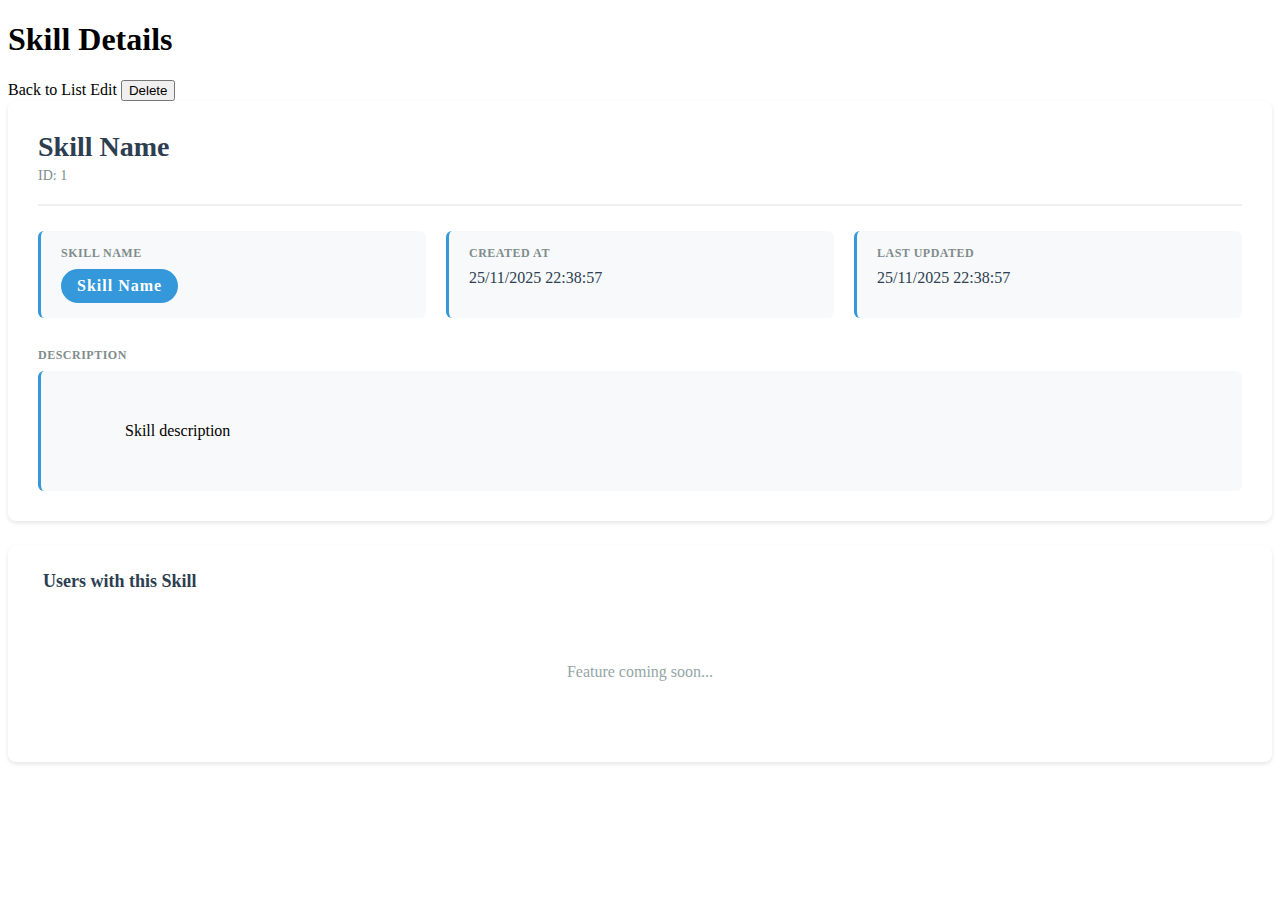
<file: src/main/resources/templates/admin/skills/view.html>
<!DOCTYPE html>
<html xmlns:th="http://www.thymeleaf.org"
      xmlns:layout="http://www.ultraq.net.nz/thymeleaf/layout"
      layout:decorate="~{layouts/admin-layout}">
<head>
    <title layout:title-pattern="Skill Details - %s">Skill Details</title>
    <style>
        .skill-detail-card {
            background: white;
            border-radius: 8px;
            box-shadow: 0 2px 4px rgba(0,0,0,0.1);
            padding: 30px;
            margin-bottom: 25px;
        }
        
        .skill-header {
            border-bottom: 2px solid #f0f0f0;
            padding-bottom: 20px;
            margin-bottom: 25px;
        }
        
        .skill-title {
            font-size: 28px;
            font-weight: 600;
            color: #2c3e50;
            margin-bottom: 5px;
        }
        
        .skill-subtitle {
            color: #7f8c8d;
            font-size: 14px;
        }
        
        .detail-grid {
            display: grid;
            grid-template-columns: repeat(auto-fit, minmax(300px, 1fr));
            gap: 20px;
            margin-bottom: 30px;
        }
        
        .detail-item {
            background: #f8f9fa;
            padding: 15px 20px;
            border-radius: 6px;
            border-left: 3px solid #3498db;
        }
        
        .detail-item-label {
            font-size: 12px;
            font-weight: 600;
            color: #7f8c8d;
            text-transform: uppercase;
            letter-spacing: 0.5px;
            margin-bottom: 8px;
        }
        
        .detail-item-value {
            font-size: 16px;
            color: #2c3e50;
            font-weight: 500;
        }
        
        .detail-item-value strong {
            font-size: 18px;
            color: #2c3e50;
        }
        
        .badge-custom {
            display: inline-block;
            padding: 8px 16px;
            background: #3498db;
            color: white;
            border-radius: 20px;
            font-size: 16px;
            font-weight: 600;
            letter-spacing: 1px;
        }
        
        .description-box {
            background: #f8f9fa;
            padding: 15px 20px;
            border-radius: 6px;
            border-left: 3px solid #3498db;
            min-height: 80px;
            white-space: pre-wrap;
        }
        
        .description-label {
            font-size: 12px;
            font-weight: 600;
            color: #7f8c8d;
            text-transform: uppercase;
            letter-spacing: 0.5px;
            margin-bottom: 8px;
        }
        
        .info-section {
            background: white;
            border-radius: 8px;
            box-shadow: 0 2px 4px rgba(0,0,0,0.1);
            padding: 25px;
        }
        
        .info-section-header {
            font-size: 18px;
            font-weight: 600;
            color: #2c3e50;
            margin-bottom: 15px;
            display: flex;
            align-items: center;
        }
        
        .info-section-header i {
            margin-right: 10px;
            color: #3498db;
        }
        
        .empty-state {
            text-align: center;
            padding: 40px 20px;
            color: #95a5a6;
        }
        
        .empty-state i {
            font-size: 48px;
            margin-bottom: 15px;
            opacity: 0.5;
        }
    </style>
</head>
<body>

<section layout:fragment="content">
    <div class="content-header">
        <h1>Skill Details</h1>
        <div class="header-actions">
            <a th:href="@{/admin/skills}" class="btn btn-secondary">
                <i class="fas fa-arrow-left"></i> Back to List
            </a>
            <a th:href="@{/admin/skills/{id}/edit(id=${skill.id})}" class="btn btn-warning">
                <i class="fas fa-edit"></i> Edit
            </a>
            <button type="button" 
                    class="btn btn-danger"
                    th:data-skill-id="${skill.id}"
                    th:data-skill-name="${skill.name}"
                    onclick="confirmDeleteSkill(this.dataset.skillId, this.dataset.skillName)">
                <i class="fas fa-trash"></i> Delete
            </button>
        </div>
    </div>

    <div class="skill-detail-card">
        <div class="skill-header">
            <div class="skill-title" th:text="${skill.name}">Skill Name</div>
            <div class="skill-subtitle">
                <i class="fas fa-hashtag"></i> ID: <span th:text="${skill.id}">1</span>
            </div>
        </div>

        <div class="detail-grid">
            <div class="detail-item">
                <div class="detail-item-label">
                    <i class="fas fa-tag"></i> Skill Name
                </div>
                <div class="detail-item-value">
                    <span class="badge-custom" th:text="${skill.name}">Skill Name</span>
                </div>
            </div>

            <div class="detail-item">
                <div class="detail-item-label">
                    <i class="fas fa-calendar-plus"></i> Created At
                </div>
                <div class="detail-item-value" th:text="${skill.createdAt != null ? #temporals.format(skill.createdAt, 'dd/MM/yyyy HH:mm:ss') : 'N/A'}">
                    25/11/2025 22:38:57
                </div>
            </div>

            <div class="detail-item">
                <div class="detail-item-label">
                    <i class="fas fa-calendar-check"></i> Last Updated
                </div>
                <div class="detail-item-value" th:text="${skill.updatedAt != null ? #temporals.format(skill.updatedAt, 'dd/MM/yyyy HH:mm:ss') : 'N/A'}">
                    25/11/2025 22:38:57
                </div>
            </div>
        </div>

        <!-- Description Section -->
        <div class="description-label">
            <i class="fas fa-align-left"></i> Description
        </div>
        <div class="description-box">
            <span th:text="${skill.description ?: 'No description provided'}">
                Skill description
            </span>
        </div>
    </div>

    <!-- Additional Information Section -->
    <div class="info-section">
        <div class="info-section-header">
            <i class="fas fa-users"></i>
            Users with this Skill
        </div>
        <div class="empty-state">
            <i class="fas fa-user-friends"></i>
            <p>Feature coming soon...</p>
        </div>
        <!-- TODO: List users with this skill -->
    </div>
</section>

<th:block layout:fragment="scripts">
    <script th:inline="javascript">
        const csrfToken = /*[[${_csrf.token}]]*/ '';
        const csrfHeader = /*[[${_csrf.headerName}]]*/ '';
        
        function confirmDeleteSkill(skillId, skillName) {
            if (confirm('Are you sure you want to delete skill "' + skillName + '"?')) {
                const headers = {
                    'Content-Type': 'application/json'
                };
                if (csrfToken && csrfHeader) {
                    headers[csrfHeader] = csrfToken;
                }
                
                fetch('/admin/skills/' + skillId, {
                    method: 'DELETE',
                    headers: headers
                })
                .then(response => {
                    if (response.ok) {
                        alert('Skill deleted successfully');
                        window.location.href = '/admin/skills';
                    } else {
                        response.json().then(error => {
                            alert('Failed to delete skill: ' + (error.message || 'Server Error'));
                        }).catch(() => {
                            alert('Failed to delete skill');
                        });
                    }
                })
                .catch(error => {
                    console.error('Error:', error);
                    alert('An error occurred while deleting the skill');
                });
            }
        }
    </script>
</th:block>

</body>
</html>
</file>
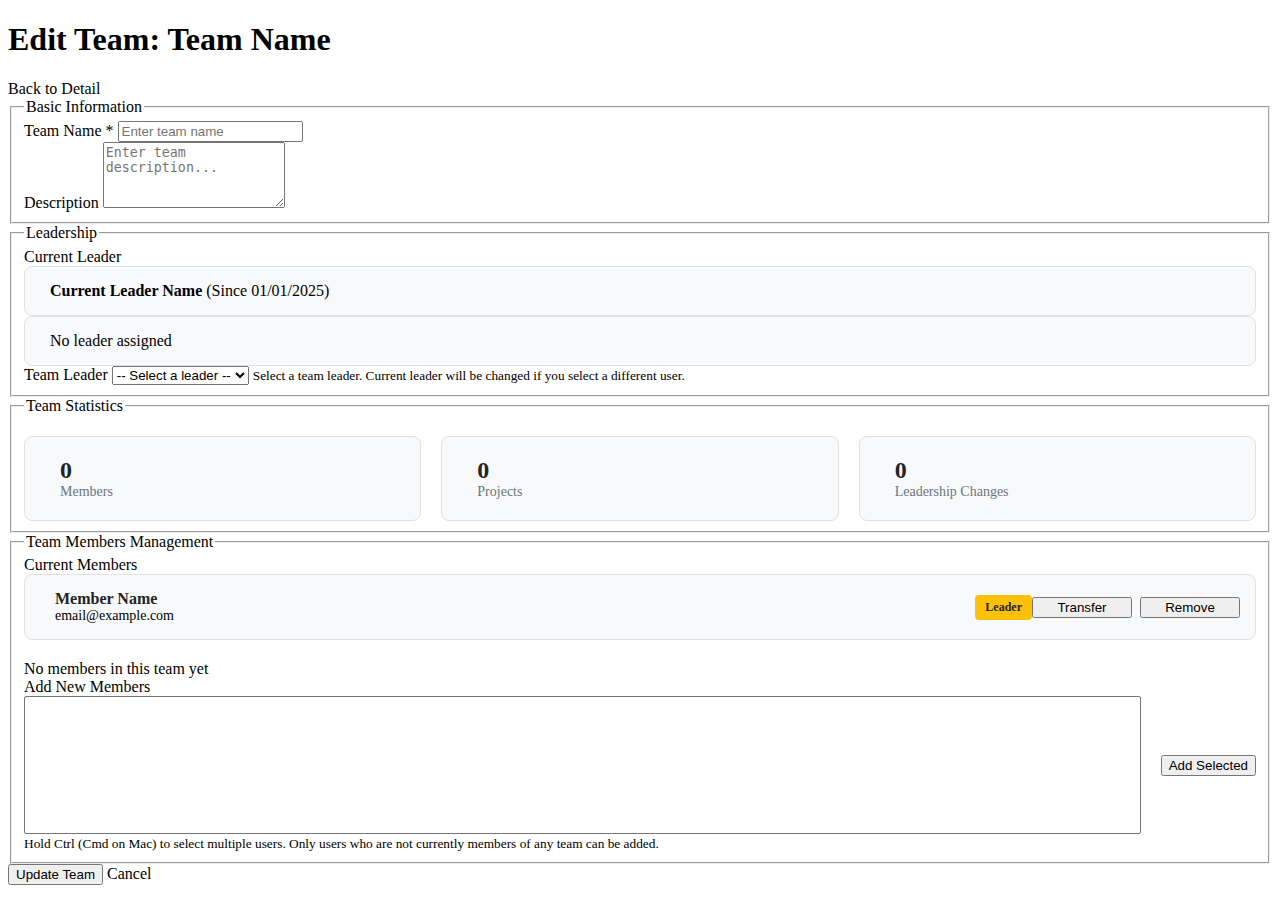
<file: src/main/resources/templates/admin/teams/edit.html>
<!DOCTYPE html>
<html
  xmlns:th="http://www.thymeleaf.org"
  xmlns:layout="http://www.ultraq.net.nz/thymeleaf/layout"
  layout:decorate="~{layouts/admin-layout}"
>
  <head>
    <title layout:title-pattern="Edit Team - %s">Edit Team</title>
    <link rel="stylesheet" th:href="@{/css/user-form.css?v=1.3}" />
    <style>
      /* Member Management Styles */
      .members-list {
        display: flex;
        flex-direction: column;
        gap: 10px;
        margin-bottom: 20px;
      }

      .member-item {
        display: flex;
        justify-content: space-between;
        align-items: center;
        padding: 15px;
        background-color: #f8f9fa;
        border: 1px solid #dee2e6;
        border-radius: 8px;
        transition: all 0.3s ease;
      }

      .member-item:hover {
        background-color: #e9ecef;
        box-shadow: 0 2px 8px rgba(0, 0, 0, 0.1);
      }

      .member-item.is-leader {
        background-color: #fff3cd;
        border-color: #ffc107;
      }

      .member-info {
        display: flex;
        align-items: center;
        gap: 15px;
        flex: 1;
      }

      .member-basic-info {
        display: flex;
        align-items: center;
        gap: 15px;
        flex: 1;
      }

      .member-info i {
        font-size: 24px;
        color: #6c757d;
      }

      .member-item.is-leader .member-info i {
        color: #ffc107;
      }

      .member-details {
        display: flex;
        flex-direction: column;
      }

      .member-details strong {
        font-size: 16px;
        color: #212529;
      }

      .member-details small {
        font-size: 14px;
      }

      .member-actions {
        display: flex;
        gap: 8px;
      }

      .member-actions button {
        min-width: 100px;
      }

      .add-member-form {
        display: flex;
        gap: 10px;
        align-items: center;
      }

      .badge-warning {
        background-color: #ffc107;
        color: #212529;
        padding: 5px 10px;
        border-radius: 4px;
        font-size: 12px;
        font-weight: 600;
        text-align: center;
        display: inline-flex;
        align-items: center;
        justify-content: center;
        gap: 5px;
      }

      .stats-grid {
        display: grid;
        grid-template-columns: repeat(auto-fit, minmax(200px, 1fr));
        gap: 20px;
        margin-top: 15px;
      }

      .stat-item {
        display: flex;
        align-items: center;
        gap: 15px;
        padding: 20px;
        background-color: #f8f9fa;
        border-radius: 8px;
        border: 1px solid #dee2e6;
      }

      .stat-item i {
        font-size: 32px;
        color: #0d6efd;
      }

      .stat-content {
        display: flex;
        flex-direction: column;
      }

      .stat-value {
        font-size: 24px;
        font-weight: bold;
        color: #212529;
      }

      .stat-label {
        font-size: 14px;
        color: #6c757d;
      }

      .current-leader-info {
        padding: 15px;
        background-color: #f8f9fa;
        border-radius: 8px;
        border: 1px solid #dee2e6;
      }

      .current-leader-info i {
        margin-right: 10px;
        color: #ffc107;
      }

      /* Transfer Modal Styles */
      .modal {
        display: none;
        position: fixed;
        z-index: 1000;
        left: 0;
        top: 0;
        width: 100%;
        height: 100%;
        overflow: auto;
        background-color: rgba(0, 0, 0, 0.4);
      }

      .modal-content {
        background-color: #fefefe;
        margin: 10% auto;
        padding: 0;
        border: 1px solid #888;
        border-radius: 8px;
        width: 90%;
        max-width: 500px;
        box-shadow: 0 4px 6px rgba(0, 0, 0, 0.1);
      }

      .modal-header {
        padding: 20px;
        background-color: #0d6efd;
        color: white;
        border-radius: 8px 8px 0 0;
        display: flex;
        justify-content: space-between;
        align-items: center;
      }

      .modal-header h3 {
        margin: 0;
        font-size: 18px;
      }

      .close {
        color: white;
        font-size: 28px;
        font-weight: bold;
        cursor: pointer;
        background: none;
        border: none;
        padding: 0;
        line-height: 1;
      }

      .close:hover,
      .close:focus {
        opacity: 0.7;
      }

      .modal-body {
        padding: 20px;
      }

      .modal-footer {
        padding: 15px 20px;
        background-color: #f8f9fa;
        border-radius: 0 0 8px 8px;
        display: flex;
        justify-content: flex-end;
        gap: 10px;
      }
    </style>
  </head>
  <body>
    <section layout:fragment="content">
      <div class="content-header">
        <h1>Edit Team: <span th:text="${team.name}">Team Name</span></h1>
        <div class="header-actions">
          <a
            th:href="@{/admin/teams/{id}(id=${team.id})}"
            class="btn btn-secondary"
          >
            <i class="fas fa-arrow-left"></i> Back to Detail
          </a>
        </div>
      </div>

      <!-- Error Messages -->
      <div th:if="${errorMessage}" class="alert alert-danger" role="alert">
        <i class="fas fa-exclamation-circle"></i>
        <span th:text="${errorMessage}"></span>
      </div>

      <div class="form-container">
        <form
          id="teamForm"
          class="form-horizontal"
          th:action="@{/admin/teams/{id}(id=${team.id})}"
          method="post"
        >
          <!-- Basic Information -->
          <fieldset>
            <legend>Basic Information</legend>

            <div class="form-group">
              <label for="name" class="form-label"
                >Team Name <span class="required">*</span></label
              >
              <input
                type="text"
                class="form-control"
                id="name"
                name="name"
                th:value="${team.name}"
                placeholder="Enter team name"
                required
              />
              <div
                class="error-message"
                th:if="${errors != null && errors.hasFieldErrors('name')}"
                th:text="${errors.getFieldError('name').defaultMessage}"
              ></div>
            </div>

            <div class="form-group">
              <label for="description" class="form-label">Description</label>
              <textarea
                class="form-control"
                id="description"
                name="description"
                rows="4"
                th:text="${team.description}"
                placeholder="Enter team description..."
              ></textarea>
              <div
                class="error-message"
                th:if="${errors != null && errors.hasFieldErrors('description')}"
                th:text="${errors.getFieldError('description').defaultMessage}"
              ></div>
            </div>
          </fieldset>

          <!-- Leadership -->
          <fieldset>
            <legend>Leadership</legend>

            <div class="form-group">
              <label class="form-label">Current Leader</label>
              <div
                class="current-leader-info"
                th:if="${team.currentLeader != null}"
              >
                <i class="fas fa-user-tie"></i>
                <strong th:text="${team.currentLeader.name}"
                  >Current Leader Name</strong
                >
                <span class="text-muted">
                  (Since
                  <span
                    th:text="${#temporals.format(team.currentLeader.startedAt, 'dd/MM/yyyy')}"
                    >01/01/2025</span
                  >)
                </span>
              </div>
              <div
                class="current-leader-info text-muted"
                th:if="${team.currentLeader == null}"
              >
                <i class="fas fa-user-slash"></i>
                No leader assigned
              </div>
            </div>

            <div class="form-group">
              <label for="leaderId" class="form-label">Team Leader</label>
              <select
                class="form-control"
                id="leaderId"
                name="leaderId"
                required
              >
                <option value="">-- Select a leader --</option>
                <option
                  th:each="user : ${users}"
                  th:value="${user.id}"
                  th:text="${user.name + ' (' + user.email + ')'}"
                  th:selected="${team.currentLeader != null && team.currentLeader.userId == user.id}"
                ></option>
              </select>
              <small class="form-text"
                >Select a team leader. Current leader will be changed if you
                select a different user.</small
              >
            </div>
          </fieldset>

          <!-- Team Statistics (Read-only) -->
          <fieldset>
            <legend>Team Statistics</legend>

            <div class="stats-grid">
              <div class="stat-item">
                <i class="fas fa-users"></i>
                <div class="stat-content">
                  <span
                    class="stat-value"
                    th:text="${team.memberCount != null ? team.memberCount : 0}"
                    >0</span
                  >
                  <span class="stat-label">Members</span>
                </div>
              </div>

              <div class="stat-item">
                <i class="fas fa-project-diagram"></i>
                <div class="stat-content">
                  <span
                    class="stat-value"
                    th:text="${team.projects != null ? team.projects.size() : 0}"
                    >0</span
                  >
                  <span class="stat-label">Projects</span>
                </div>
              </div>

              <div class="stat-item">
                <i class="fas fa-history"></i>
                <div class="stat-content">
                  <span
                    class="stat-value"
                    th:text="${team.leadershipHistory != null ? team.leadershipHistory.size() : 0}"
                    >0</span
                  >
                  <span class="stat-label">Leadership Changes</span>
                </div>
              </div>
            </div>
          </fieldset>

          <!-- Team Members Management -->
          <fieldset>
            <legend>Team Members Management</legend>

            <!-- Current Members List -->
            <div class="form-group">
              <label class="form-label">Current Members</label>
              <div
                th:if="${team.members != null && !team.members.isEmpty()}"
                class="members-list"
              >
                <div
                  th:each="member : ${team.members}"
                  class="member-item"
                  th:classappend="${team.currentLeader != null && member.userId == team.currentLeader.userId} ? 'is-leader' : ''"
                >
                  <div class="member-info">
                    <div class="member-basic-info">
                      <i
                        class="fas"
                        th:classappend="${team.currentLeader != null && member.userId == team.currentLeader.userId} ? 'fa-user-tie' : 'fa-user'"
                      ></i>
                      <div class="member-details">
                        <strong th:text="${member.name}">Member Name</strong>
                        <small class="text-muted" th:text="${member.email}"
                          >email@example.com</small
                        >
                      </div>
                    </div>
                    <span
                      th:if="${team.currentLeader != null && member.userId == team.currentLeader.userId}"
                      class="badge badge-warning"
                    >
                      Leader
                    </span>
                  </div>
                  <div class="member-actions">
                    <button
                      type="button"
                      class="btn btn-sm btn-warning"
                      th:data-user-id="${member.userId}"
                      th:data-user-name="${member.name}"
                      onclick="showTransferModal(this.dataset.userId, this.dataset.userName)"
                      title="Transfer to another team"
                    >
                      <i class="fas fa-exchange-alt"></i> Transfer
                    </button>
                    <button
                      type="button"
                      class="btn btn-sm btn-danger"
                      th:data-team-id="${team.id}"
                      th:data-user-id="${member.userId}"
                      onclick="removeMember(this.dataset.teamId, this.dataset.userId)"
                      th:disabled="${team.currentLeader != null && member.userId == team.currentLeader.userId}"
                      th:title="${team.currentLeader != null && member.userId == team.currentLeader.userId} ? 'Cannot remove current leader' : 'Remove member'"
                    >
                      <i class="fas fa-user-minus"></i> Remove
                    </button>
                  </div>
                </div>
              </div>
              <div
                th:if="${team.members == null || team.members.isEmpty()}"
                class="alert alert-info"
              >
                <i class="fas fa-info-circle"></i> No members in this team yet
              </div>
            </div>

            <!-- Add Member Form -->
            <div class="form-group">
              <label class="form-label">Add New Members</label>
              <div class="add-member-form">
                <select
                  class="form-control"
                  id="newMemberIds"
                  multiple
                  size="8"
                  style="flex: 1; margin-right: 10px; height: auto"
                >
                  <option
                    th:each="user : ${availableUsers}"
                    th:value="${user.id}"
                    th:text="|${user.name} (${user.email})|"
                  ></option>
                </select>
                <button
                  type="button"
                  class="btn btn-success"
                  onclick="addMembers()"
                >
                  <i class="fas fa-user-plus"></i> Add Selected
                </button>
              </div>
              <small class="form-text">
                <i class="fas fa-info-circle"></i> Hold Ctrl (Cmd on Mac) to
                select multiple users. Only users who are not currently members
                of any team can be added.
              </small>
            </div>
          </fieldset>

          <!-- Form Actions -->
          <div class="form-actions">
            <button type="submit" class="btn btn-primary">
              <i class="fas fa-save"></i> Update Team
            </button>
            <a
              th:href="@{/admin/teams/{id}(id=${team.id})}"
              class="btn btn-secondary"
            >
              <i class="fas fa-times"></i> Cancel
            </a>
          </div>
        </form>
      </div>

      <!-- Transfer Modal -->
      <div id="transferModal" class="modal">
        <div class="modal-content">
          <div class="modal-header">
            <h3><i class="fas fa-exchange-alt"></i> Transfer Member</h3>
            <button class="close" onclick="closeTransferModal()">
              &times;
            </button>
          </div>
          <div class="modal-body">
            <p>
              Transfer <strong id="transferMemberName"></strong> to another
              team:
            </p>
            <div class="form-group">
              <label for="destinationTeamId" class="form-label"
                >Select Destination Team <span class="required">*</span></label
              >
              <select class="form-control" id="destinationTeamId" required>
                <option value="">-- Select a team --</option>
                <option
                  th:each="t : ${allTeams}"
                  th:if="${t.id != team.id}"
                  th:value="${t.id}"
                  th:text="${t.name}"
                ></option>
              </select>
            </div>
            <div class="alert alert-info" style="margin-top: 15px">
              <i class="fas fa-info-circle"></i>
              <small>
                If this member is a team leader, their leadership will be
                automatically ended before transfer.
              </small>
            </div>
          </div>
          <div class="modal-footer">
            <button
              type="button"
              class="btn btn-secondary"
              onclick="closeTransferModal()"
            >
              <i class="fas fa-times"></i> Cancel
            </button>
            <button
              type="button"
              class="btn btn-primary"
              onclick="confirmTransfer()"
            >
              <i class="fas fa-check"></i> Transfer
            </button>
          </div>
        </div>
      </div>
    </section>

    <th:block layout:fragment="scripts">
      <script th:inline="javascript">
        /*<![CDATA[*/
        const teamId = /*[[${team.id}]]*/ 0;
        const csrfToken = /*[[${_csrf.token}]]*/ "";
        const csrfHeader = /*[[${_csrf.headerName}]]*/ "";

        let transferUserId = null;

        // Form validation
        document
          .getElementById("teamForm")
          .addEventListener("submit", function (e) {
            const teamName = document.getElementById("name").value.trim();
            if (!teamName) {
              e.preventDefault();
              alert("Team name is required!");
              return false;
            }

            // Clear saved leader selection after successful submit
            sessionStorage.removeItem("selectedLeaderId_" + teamId);
          });

        // Save selected leader to sessionStorage when changed
        document
          .getElementById("leaderId")
          .addEventListener("change", function () {
            if (this.value) {
              sessionStorage.setItem("selectedLeaderId_" + teamId, this.value);
            }
          });

        // Restore selected leader from sessionStorage on page load
        window.addEventListener("DOMContentLoaded", function () {
          const savedLeaderId = sessionStorage.getItem(
            "selectedLeaderId_" + teamId
          );
          const leaderSelect = document.getElementById("leaderId");

          if (savedLeaderId && leaderSelect) {
            leaderSelect.value = savedLeaderId;
          }
        });

        // Add members function (bulk)
        function addMembers() {
          const select = document.getElementById("newMemberIds");
          const selectedOptions = Array.from(select.selectedOptions);
          const userIds = selectedOptions.map((option) => option.value);

          if (userIds.length === 0) {
            alert("Please select at least one user to add");
            return;
          }

          // Save current leader selection before reload
          const leaderSelect = document.getElementById("leaderId");
          if (leaderSelect.value) {
            sessionStorage.setItem(
              "selectedLeaderId_" + teamId,
              leaderSelect.value
            );
          }

          fetch(`/admin/teams/${teamId}/members/add-bulk`, {
            method: "POST",
            headers: {
              "Content-Type": "application/json",
              [csrfHeader]: csrfToken,
            },
            body: JSON.stringify({ userIds: userIds }),
          })
            .then((response) => response.json())
            .then((data) => {
              if (data.success) {
                alert(`Successfully added ${data.addedCount} member(s)!`);
                location.reload();
              } else {
                alert("Failed to add members: " + data.message);
              }
            })
            .catch((error) => {
              alert("An error occurred: " + error);
            });
        }

        // Remove member function
        function removeMember(teamId, userId) {
          if (
            !confirm(
              "Are you sure you want to remove this member from the team?"
            )
          ) {
            return;
          }

          fetch(`/admin/teams/${teamId}/members/${userId}/remove`, {
            method: "POST",
            headers: {
              [csrfHeader]: csrfToken,
            },
          })
            .then((response) => response.text())
            .then((data) => {
              if (data === "success" || !data.startsWith("error")) {
                alert("Member removed successfully!");
                location.reload();
              } else {
                alert(data.replace("error: ", ""));
              }
            })
            .catch((error) => {
              alert("An error occurred: " + error);
            });
        }

        // Transfer member functions
        function showTransferModal(userId, userName) {
          transferUserId = userId;
          document.getElementById("transferMemberName").textContent = userName;
          document.getElementById("destinationTeamId").value = "";
          document.getElementById("transferModal").style.display = "block";
        }

        function closeTransferModal() {
          document.getElementById("transferModal").style.display = "none";
          transferUserId = null;
        }

        function confirmTransfer() {
          const destinationTeamId =
            document.getElementById("destinationTeamId").value;

          if (!destinationTeamId) {
            alert("Please select a destination team");
            return;
          }

          if (!transferUserId) {
            alert("User not selected");
            return;
          }

          fetch(`/admin/teams/${teamId}/members/${transferUserId}/transfer`, {
            method: "POST",
            headers: {
              "Content-Type": "application/json",
              [csrfHeader]: csrfToken,
            },
            body: JSON.stringify({ newTeamId: parseInt(destinationTeamId) }),
          })
            .then((response) => response.json())
            .then((data) => {
              if (data.success) {
                alert(data.message);
                closeTransferModal();
                location.reload();
              } else {
                alert("Failed to transfer member: " + data.message);
              }
            })
            .catch((error) => {
              alert("An error occurred: " + error);
            });
        }

        // Close modal when clicking outside
        window.onclick = function (event) {
          const modal = document.getElementById("transferModal");
          if (event.target === modal) {
            closeTransferModal();
          }
        };
        /*]]>*/
      </script>
    </th:block>
  </body>
</html>
</file>
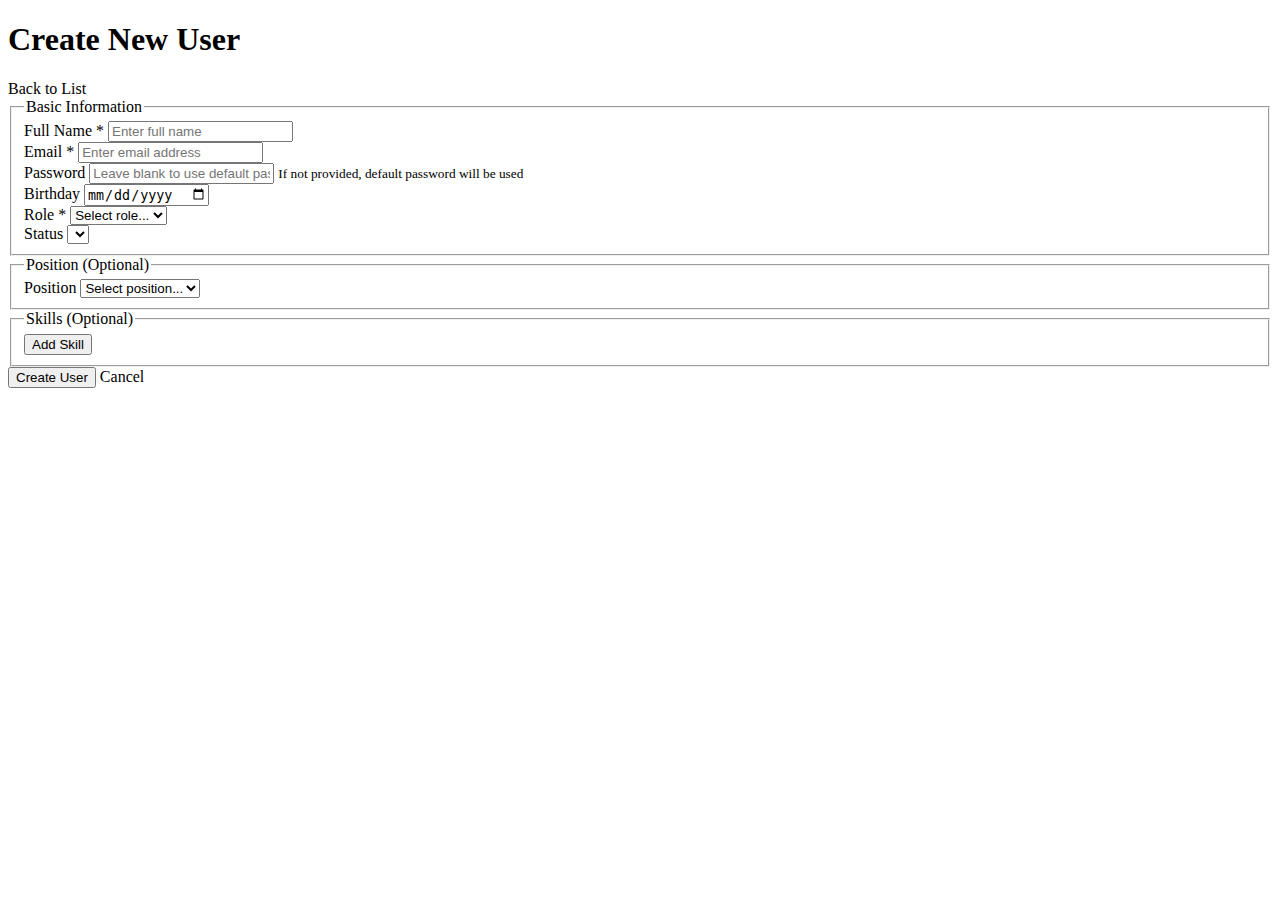
<file: src/main/resources/templates/admin/users/create.html>
<!DOCTYPE html>
<html xmlns:th="http://www.thymeleaf.org"
      xmlns:layout="http://www.ultraq.net.nz/thymeleaf/layout"
      layout:decorate="~{layouts/admin-layout}">
<head>
    <title layout:title-pattern="Create User - %s">Create User</title>
    <link rel="stylesheet" th:href="@{/css/user-form.css?v=1.3}">
</head>
<body>

<section layout:fragment="content">
    <div class="content-header">
        <h1>Create New User</h1>
        <div class="header-actions">
            <a th:href="@{/admin/users}" class="btn btn-secondary">
                <i class="fas fa-arrow-left"></i> Back to List
            </a>
        </div>
    </div>

    <!-- Error Messages -->
    <div th:if="${errorMessage}" class="alert alert-danger" role="alert">
        <i class="fas fa-exclamation-circle"></i>
        <span th:text="${errorMessage}"></span>
    </div>

    <div class="form-container">
        <form id="userForm" class="form-horizontal" th:action="@{/admin/users}" method="post">
            
            <!-- Basic Information -->
            <fieldset>
                <legend>Basic Information</legend>
                
                <div class="form-group">
                    <label for="name" class="form-label">Full Name <span class="required">*</span></label>
                    <input type="text" 
                           class="form-control" 
                           id="name" 
                           name="name"
                           placeholder="Enter full name"
                           required>
                    <div class="error-message" th:if="${errors != null && errors.hasFieldErrors('name')}" th:text="${errors.getFieldError('name').defaultMessage}"></div>
                </div>

                <div class="form-group">
                    <label for="email" class="form-label">Email <span class="required">*</span></label>
                    <input type="email" 
                           class="form-control" 
                           id="email" 
                           name="email"
                           placeholder="Enter email address"
                           required>
                    <div class="error-message" th:if="${errors != null && errors.hasFieldErrors('email')}" th:text="${errors.getFieldError('email').defaultMessage}"></div>
                </div>

                <div class="form-group">
                    <label for="password" class="form-label">Password</label>
                    <input type="password" 
                           class="form-control" 
                           id="password" 
                           name="password"
                           placeholder="Leave blank to use default password (123456)">
                    <small class="form-text">If not provided, default password will be used</small>
                </div>

                <div class="form-group">
                    <label for="birthday" class="form-label">Birthday</label>
                    <input type="date" 
                           class="form-control" 
                           id="birthday" 
                           name="birthday">
                </div>

                <div class="form-group">
                    <label for="role" class="form-label">Role <span class="required">*</span></label>
                    <select class="form-control" id="role" name="role" required>
                        <option value="">Select role...</option>
                        <option th:each="r : ${userRoles}" 
                                th:value="${r}" 
                                th:text="${r}"></option>
                    </select>
                </div>

                <div class="form-group">
                    <label for="status" class="form-label">Status</label>
                    <select class="form-control" id="status" name="status">
                        <option th:each="s : ${userStatuses}" 
                                th:value="${s}" 
                                th:text="${s}"
                                th:selected="${s.name() == 'ACTIVE'}"></option>
                    </select>
                </div>
            </fieldset>

            <!-- Position -->
            <fieldset>
                <legend>Position (Optional)</legend>
                
                <div class="form-group">
                    <label for="positionId" class="form-label">Position</label>
                    <select class="form-control" id="positionId" name="positionId">
                        <option value="">Select position...</option>
                        <option th:each="pos : ${positions}" 
                                th:value="${pos.id}" 
                                th:text="${pos.name + ' (' + pos.abbreviation + ')'}"></option>
                    </select>
                </div>
            </fieldset>

            <!-- Skills -->
            <fieldset>
                <legend>Skills (Optional)</legend>
                
                <div id="skills-container">
                    <!-- Skills will be added dynamically -->
                </div>
                
                <button type="button" class="add-skill-btn" onclick="addSkillField()">
                    <i class="fas fa-plus"></i> Add Skill
                </button>
            </fieldset>

            <div class="form-actions">
                <button type="submit" class="btn btn-primary">
                    <i class="fas fa-save"></i> Create User
                </button>
                <a th:href="@{/admin/users}" class="btn btn-secondary">
                    <i class="fas fa-times"></i> Cancel
                </a>
            </div>
        </form>
    </div>
</section>

<script layout:fragment="scripts" th:inline="javascript">
    /*<![CDATA[*/
    const skillsData = /*[[${skills}]]*/ [];
    let skillCounter = 0;

    function addSkillField() {
        const container = document.getElementById('skills-container');
        const skillItem = document.createElement('div');
        skillItem.className = 'skill-item';
        skillItem.id = `skill-item-${skillCounter}`;
        
        skillItem.innerHTML = `
            <select class="form-control" name="skills[${skillCounter}].skillId" required>
                <option value="">Select skill...</option>
                ${skillsData.map(s => `<option value="${s.id}">${s.name}</option>`).join('')}
            </select>
            <select class="form-control" name="skills[${skillCounter}].level" required>
                <option value="BEGINNER">Beginner</option>
                <option value="INTERMEDIATE" selected>Intermediate</option>
                <option value="ADVANCED">Advanced</option>
                <option value="EXPERT">Expert</option>
            </select>
            <div class="years-input-group">
                <button type="button" class="btn-years" onclick="decreaseYears(${skillCounter})">
                    <i class="fas fa-minus"></i>
                </button>
                <input type="number" 
                       class="form-control years-input" 
                       name="skills[${skillCounter}].usedYearNumber" 
                       value="0" 
                       step="0.5" 
                       min="0" 
                       max="50"
                       placeholder="Years">
                <button type="button" class="btn-years" onclick="increaseYears(${skillCounter})">
                    <i class="fas fa-plus"></i>
                </button>
            </div>
            <button type="button" class="btn-remove" onclick="removeSkillField(${skillCounter})">
                <i class="fas fa-trash"></i>
            </button>
        `;
        
        container.appendChild(skillItem);
        skillCounter++;
    }

    function removeSkillField(id) {
        const item = document.getElementById(`skill-item-${id}`);
        if (item) {
            item.remove();
        }
    }

    function increaseYears(id) {
        const item = document.getElementById(`skill-item-${id}`);
        const input = item.querySelector('.years-input');
        const currentValue = parseFloat(input.value) || 0;
        input.value = (currentValue + 0.5).toFixed(1);
    }

    function decreaseYears(id) {
        const item = document.getElementById(`skill-item-${id}`);
        const input = item.querySelector('.years-input');
        const currentValue = parseFloat(input.value) || 0;
        if (currentValue > 0) {
            input.value = Math.max(0, currentValue - 0.5).toFixed(1);
        }
    }
    /*]]>*/
</script>

</body>
</html>
</file>
